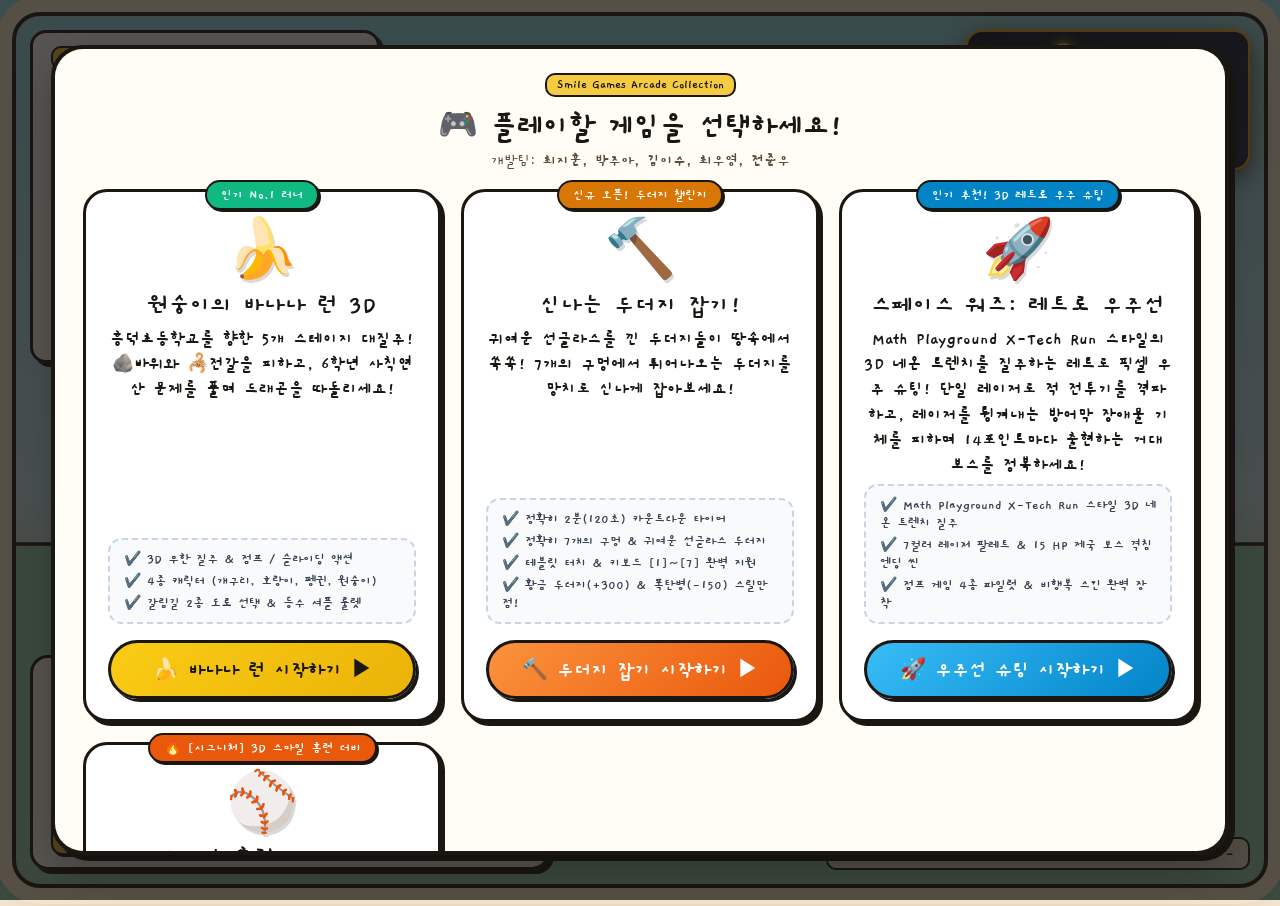
<file: index.html>
<!DOCTYPE html>
<html lang="ko">
<head>
    <meta charset="UTF-8">
    <meta name="viewport" content="width=device-width, initial-scale=1.0">
    <title>smile games.com</title>
    <link rel="stylesheet" href="style.css">
</head>
<body>
    <!-- 빈티지 코믹북 종이 액자 프레임 -->
    <div class="comic-frame"></div>

    <!-- 상단 피너츠 구름 말풍선 (바나나 런 인게임 전용) -->
    <div class="peanuts-speech-bubble" style="display: none;">
        <p id="bubble-en">HEHE! STOLE THE GOLDEN BANANA FROM HEUNGDEOK ELEMENTARY SCHOOL!</p>
        <div class="sub-ko" id="bubble-ko">"헤헤! 흥덕초등학교에서 드래곤의 황금 바나나를 뺏어서 도망가자!"</div>
        <div class="bubble-dot-1"></div>
        <div class="bubble-dot-2"></div>
    </div>

    <!-- 메인 게임 캔버스 (바나나 런) -->
    <div id="canvas-container">
        <canvas id="game-canvas"></canvas>
    </div>

    <!-- 🔨 7구멍 두더지 잡기 게임 컨테이너 -->
    <div id="mole-game-container" class="mole-container" style="display: none;">
        <!-- 상단 전용 스코어보드 -->
        <div class="mole-scoreboard-box">
            <div class="mole-scoreboard-top">
                <span class="mole-tag">🔨 smile games.com ARCADE</span>
                <div class="mole-ctrl-btns">
                    <button type="button" class="mole-btn" id="btn-mole-restart">🔄 2분 다시 시작</button>
                    <button type="button" class="mole-btn mole-btn-hub" id="btn-mole-hub">🎮 게임 선택</button>
                </div>
            </div>
            <h2 class="mole-title">🔨 신나는 두더지 잡기!</h2>
            
            <div class="mole-stats-grid">
                <div class="mole-stat-card timer-card">
                    <span class="stat-label">⏱️ 남은 시간 (2분)</span>
                    <span class="stat-value" id="mole-time">02:00</span>
                </div>
                <div class="mole-stat-card score-card">
                    <span class="stat-label">🪙 현재 점수</span>
                    <span class="stat-value" id="mole-score">0</span>
                </div>
                <div class="mole-stat-card combo-card">
                    <span class="stat-label">🔥 연속 콤보</span>
                    <span class="stat-value" id="mole-combo">0 COMBO</span>
                </div>
                <div class="mole-stat-card acc-card">
                    <span class="stat-label">🎯 적중률</span>
                    <span class="stat-value" id="mole-accuracy">100% (0/0)</span>
                </div>
                <div class="mole-stat-card best-card">
                    <span class="stat-label">🏆 역대 최고 기록</span>
                    <span class="stat-value" id="mole-best-score">8,600점 (최지훈)</span>
                </div>
            </div>

            <div class="mole-guide-banner">
                📱 <strong>테블릿 터치:</strong> 구멍 터치 즉시 강타! &nbsp;|&nbsp; ⌨️ <strong>키보드:</strong> <strong>[ 1 ] ~ [ 7 ]</strong> &nbsp;|&nbsp; ⚠️ <strong>빈 구멍 헛스윙 시 -30점 감점!</strong> (💣 폭탄 -150점 / 💎 다이아 +500점)
            </div>
        </div>

        <!-- 3D 정원 풍경 및 햇살 배경 레이어 -->
        <div class="mole-bg-scenery">
            <div class="mole-bg-sunbeams"></div>
            <div class="mole-bg-hills"></div>
        </div>

        <!-- 7개 구멍 필드 (상단 3개: 1~3, 하단 4개: 4~7) -->
        <div class="mole-playfield">
            <div class="mole-grid-row" id="mole-grid-top"></div>
            <div class="mole-grid-row" id="mole-grid-bottom"></div>
        </div>

        <!-- 디럭스 3D 아케이드 황금 별 망치 -->
        <div class="mole-hammer" id="mole-hammer">
            <div class="hammer-head">
                <div class="hammer-star-badge">⭐</div>
                <div class="hammer-ring left"></div>
                <div class="hammer-ring right"></div>
            </div>
            <div class="hammer-handle">
                <div class="hammer-grip"></div>
            </div>
        </div>
    </div>

    <!-- 🚀 3. 스페이스 워즈 (Space Wars: Retro 3D Shooter) 컨테이너 -->
    <div id="space-game-container" class="space-container" style="display: none;">
        <canvas id="space-canvas"></canvas>

        <!-- 상단 레트로 HUD 헤더 -->
        <div class="space-hud-box">
            <div class="space-hud-top">
                <span class="space-tag">🚀 SMILE GAMES × RETRO SPACE WARS</span>
                <div class="space-ctrl-btns">
                    <button type="button" class="space-btn space-btn-pilot" id="btn-space-pilot">🧑‍🚀 <span id="space-hud-pilot-name">🐸 개구리 대위</span></button>
                    <button type="button" class="space-btn space-btn-laser" id="btn-space-laser">⚡ <span id="space-hud-laser-name">🔴 스타워즈 레드</span></button>
                    <button type="button" class="space-btn" id="btn-space-restart">🔄 다시 시작</button>
                    <button type="button" class="space-btn space-btn-hub" id="btn-space-hub">🎮 게임 선택</button>
                </div>
            </div>

            <div class="space-stats-grid">
                <!-- 🎯 적기 격추 스코어 (1기당 1포인트) -->
                <div class="space-stat-card score-card">
                    <span class="stat-label">🎯 적기 격추 포인트</span>
                    <span class="stat-value"><span id="space-score">0</span> <small style="font-size:16px;">PTS</small></span>
                </div>

                <!-- ❤️ 우주선 실드/체력 게이지 -->
                <div class="space-stat-card hp-card">
                    <span class="stat-label" id="space-hp-label">❤️ 실드 100 / 100</span>
                    <div class="space-hp-bar">
                        <div class="space-hp-fill" id="space-hp-bar-fill" style="width: 100%;"></div>
                    </div>
                </div>

                <!-- 👾 보스 출현 목표 카운트 (14포인트마다!) -->
                <div class="space-stat-card boss-prog-card">
                    <span class="stat-label">👾 보스 워프 현황</span>
                    <span class="stat-value-sub" id="space-boss-prog">보스 출현까지: 앞으로 14기 격추</span>
                </div>

                <!-- 🏆 역대 최고 기록 -->
                <div class="space-stat-card best-card">
                    <span class="stat-label">🏆 최고 기록</span>
                    <span class="stat-value-sub" id="space-best-score">42점 (최지훈)</span>
                </div>
            </div>

            <!-- 거대 보스 출현 시 상단에 등장하는 대형 보스 체력바 -->
            <div class="space-boss-bar-wrap" id="space-boss-bar-wrap" style="display: none;">
                <div class="space-boss-label" id="space-boss-label">👾 제국 전함 보스 HP: 15 / 15</div>
                <div class="space-boss-bar-track">
                    <div class="space-boss-bar-fill" id="space-boss-bar-fill" style="width: 100%;"></div>
                </div>
            </div>
        </div>

        <!-- 태블릿 / 모바일 전용 터치 조작 인터페이스 -->
        <div class="space-touch-controls">
            <!-- 좌측 터치 스티어링 존 -->
            <div class="space-touch-zone" id="space-touch-zone"></div>

            <!-- 우측 대형 레이저 발사 버튼 -->
            <div class="space-fire-btn-wrap">
                <button type="button" class="space-fire-btn" id="btn-space-fire">
                    <span class="fire-icon">⚡</span>
                    <span class="fire-text">FIRE</span>
                </button>
            </div>
        </div>
    </div>

    <!-- ⚾ 4. MLB 26 스타일 스마일 프로야구 3D (Smile MLB 26 Pro Baseball) 컨테이너 -->
    <div id="baseball-game-container" class="baseball-container" style="display: none;">
        <canvas id="baseball-canvas"></canvas>

        <!-- 📺 [컴프야 2026 Broadcast Bug] KBO 중계 스타일 미니 스코어보드 & 다이아몬드 베이스 (좌측 상단) -->
        <div class="mlb-broadcast-bug" id="mlb-broadcast-bug">
            <div class="bug-main">
                <span class="bug-league-tag">⚾ 컴프야 2026</span>
                <span class="bug-inning" id="mlb-bug-inning">▲ 1회초</span>
                <div class="bug-score-box">
                    <span class="bug-team-tag bug-home" id="mlb-bug-p1-tag">나</span>
                    <span class="bug-score" id="mlb-bug-p1-score">0</span>
                    <span class="bug-divider">-</span>
                    <span class="bug-score" id="mlb-bug-p2-score">0</span>
                    <span class="bug-team-tag bug-away" id="mlb-bug-p2-tag">라이벌</span>
                </div>
                <!-- BSO 라이트 카운트 -->
                <div class="bug-bso-box">
                    <span class="bso-indicator">B <strong id="mlb-bso-b" style="color:#60a5fa;">●●○</strong></span>
                    <span class="bso-indicator">S <strong id="mlb-bso-s" style="color:#facc15;">●○</strong></span>
                    <span class="bso-indicator">O <strong id="mlb-bso-o" style="color:#ef4444;">●○</strong></span>
                </div>
                <!-- 3D 다이아몬드 베이스 주자 점등기 (1루, 2루, 3루) -->
                <div class="bug-diamond-bases" title="주자 상황">
                    <div class="base-diamond second-base" id="mlb-base-2"></div>
                    <div class="base-diamond third-base" id="mlb-base-3"></div>
                    <div class="base-diamond first-base" id="mlb-base-1"></div>
                </div>
            </div>

            <!-- 미니 매치업 바 (선수명 & 역할) -->
            <div class="bug-sub-matchup" id="mlb-bug-sub">
                <span id="mlb-bug-role-text">⚾ 나의 역할: [타자]</span> &nbsp;|&nbsp;
                <span id="mlb-bug-matchup-text">🐯 호걸이 vs 🐵 원숭이</span>
            </div>

            <!-- 🏏 타순 및 현재 타자 특징 배지 (1~4번 타선) -->
            <div class="bug-batter-lineup-info" id="mlb-bug-lineup-info">
                <span class="lineup-order-badge" id="mlb-lineup-badge">4번 타자</span>
                <span class="lineup-player-name" id="mlb-lineup-name">🐯 호걸이</span>
                <span class="lineup-perk-badge" id="mlb-lineup-perk">💥 거포 (파워 99)</span>
            </div>
        </div>

        <!-- ⚡ [MLB 26 Radar Gun] 실시간 투구 구속 & 구종 전광판 팝업 -->
        <div class="mlb-radar-popup" id="mlb-radar-popup" style="display:none;">
            <div class="radar-speed" id="mlb-radar-speed">150 KM/H</div>
            <div class="radar-pitch-name" id="mlb-radar-pitch">4-SEAM FASTBALL</div>
        </div>

        <!-- 🎯 [MLB Pitch Tracker & Zone Overlay] 투수/타자 실시간 스트라이크 존 판정 박스 -->
        <div class="mlb-pitch-tracker-card" id="mlb-pitch-tracker" style="display:none;">
            <div class="tracker-header">
                <span id="mlb-tracker-call-badge" class="tracker-call-badge strike">⚡ STRIKE</span>
                <span id="mlb-tracker-speed" class="tracker-speed-text">150 KM/H</span>
            </div>
            <div class="tracker-grid-wrap">
                <div class="tracker-zone-box">
                    <div class="tracker-cell"></div><div class="tracker-cell"></div><div class="tracker-cell"></div>
                    <div class="tracker-cell"></div><div class="tracker-cell"></div><div class="tracker-cell"></div>
                    <div class="tracker-cell"></div><div class="tracker-cell"></div><div class="tracker-cell"></div>
                    <div class="tracker-ball-dot" id="mlb-tracker-dot"></div>
                </div>
            </div>
            <div class="tracker-sub-info" id="mlb-tracker-desc">4-SEAM 직구 • 스트라이크 존 공략</div>
        </div>

        <!-- 🎮 상단 우측 미니 제어 버튼들 (화면을 가리지 않는 컴팩트 바) -->
        <div class="mlb-quick-controls">
            <button type="button" class="mlb-ctrl-btn mlb-btn-difficulty normal" id="btn-baseball-difficulty" title="난이도 조절">🔥 보통 (표준)</button>
            <button type="button" class="mlb-ctrl-btn" id="btn-baseball-role-toggle" title="투수/타자 역할 변경">🔄 역할 변경</button>
            <button type="button" class="mlb-ctrl-btn" id="btn-baseball-match-modal" title="온라인 매칭 룸">🌐 서버 매칭</button>
            <button type="button" class="mlb-ctrl-btn" id="btn-baseball-restart" title="경기 다시시작">🔄 재경기</button>
            <button type="button" class="mlb-ctrl-btn mlb-btn-hub" id="btn-baseball-hub" title="게임 선택 허브">🎮 허브</button>
        </div>

        <!-- ⚾ [투수 전용 조작부] 컴투스 프로야구 스타일 하단 구종 선택 바 & 투구 버튼 -->
        <div class="mlb-pitcher-bar" id="mlb-pitcher-bar" style="display:none;">
            <div class="pitcher-types-row">
                <span class="pitcher-bar-label">⚾ 구종 [1~5 / 클릭]:</span>
                <button type="button" class="mlb-pitch-btn active" data-pitch="fastball">[ 1 ] ⚡ 직구</button>
                <button type="button" class="mlb-pitch-btn" data-pitch="curve">[ 2 ] 🌀 커브</button>
                <button type="button" class="mlb-pitch-btn" data-pitch="slider">[ 3 ] 🌪️ 슬라이더</button>
                <button type="button" class="mlb-pitch-btn changeup" data-pitch="changeup">[ 4 ] 🐢 체인지업</button>
                <button type="button" class="mlb-pitch-btn knuckleball" data-pitch="knuckleball">[ 5 ] 🔮 너클볼</button>
                <button type="button" class="mlb-throw-btn" id="btn-pitch-throw">⚾ 지금 투구 (Space/F)</button>
            </div>
        </div>

        <!-- 🏏 [타자 전용 조작부] 하단 우측 풀스윙 & 번트 & 도루 & 3대 작전(스퀴즈/히트앤런/런앤히트) 컨트롤 콘솔 -->
        <div class="mlb-batter-bar" id="mlb-batter-bar" style="display:none;">
            <button type="button" class="mlb-swing-action-btn" id="btn-baseball-swing">
                <span class="swing-hero-icon">🏏</span>
                <span class="swing-hero-title">SWING!</span>
                <span class="swing-hero-key">[Enter / 클릭]</span>
            </button>
            <button type="button" class="mlb-swing-action-btn mlb-bunt-action-btn" id="btn-baseball-bunt" title="번트 자세 토글 (B 키, 60% 성공)">
                <span class="swing-hero-icon">🪵</span>
                <span class="swing-hero-title">BUNT (60%)</span>
                <span class="swing-hero-key">[B 키 / 번트]</span>
            </button>
            <button type="button" class="mlb-swing-action-btn mlb-steal-action-btn" id="btn-baseball-steal" title="루상 주자 도루 시도 (S 키: 1루 50%, 2루 30%, 홈스틸 5%)">
                <span class="swing-hero-icon">🏃</span>
                <span class="swing-hero-title">STEAL</span>
                <span class="swing-hero-key">[S 키 / 도루]</span>
            </button>
            <button type="button" class="mlb-swing-action-btn mlb-squeeze-action-btn" id="btn-baseball-squeeze" title="스퀴즈 번트 (Q 키: 3루 주자 결사 홈 쇄도 100% 득점 & 타자 50% 세이프)">
                <span class="swing-hero-icon">🎯</span>
                <span class="swing-hero-title">SQUEEZE</span>
                <span class="swing-hero-key">[Q 키 / 스퀴즈]</span>
            </button>
            <button type="button" class="mlb-swing-action-btn mlb-hitrun-action-btn" id="btn-baseball-hitrun" title="히트 앤드 런 (H 키: 주자 사전 스타트 + 강타 타격, 병살타 100% 방지)">
                <span class="swing-hero-icon">⚡</span>
                <span class="swing-hero-title">HIT & RUN</span>
                <span class="swing-hero-key">[H 키 / 히트앤런]</span>
            </button>
            <button type="button" class="mlb-swing-action-btn mlb-runhit-action-btn" id="btn-baseball-runhit" title="런 앤드 히트 (R 키: 주자 스타트 + 스트라이크만 타격 / 볼이면 도루 세이프)">
                <span class="swing-hero-icon">🌪️</span>
                <span class="swing-hero-title">RUN & HIT</span>
                <span class="swing-hero-key">[R 키 / 런앤히트]</span>
            </button>
        </div>

        <!-- 🎯 하단 미니 조작 가이드 팁 -->
        <div class="mlb-mini-tip" id="mlb-mini-tip">
            ⚾ <strong>조작 팁:</strong> 타자 [Enter 타격 | B 번트 | S 도루 | Q 스퀴즈 | H 히트앤런 | R 런앤히트] | 투수 [터치·WASD 조준 + 1~5 구종 + Space 투구]
        </div>
    </div>

    <!-- UI 오버레이 -->
    <div class="ui-overlay">
        <!-- 좌측 상단 Smile Games 헤더 & 실시간 HUD -->
        <header class="header-box">
            <div class="header-top-row">
                <span class="company-tag">Smile Games Official</span>
                <button class="bgm-btn" id="btn-bgm">🎵 BGM ON</button>
            </div>
            <h1 class="game-title">🍌 원숭이의 바나나 런 3D</h1>
            <p class="team-list">
                <strong>개발팀:</strong> 최지훈, 박주아, 김이수, 최우영, 전준우
            </p>
            <div class="hud-stats">
                <div class="hud-row" style="background:#fff3b0; padding:3px 8px; border-radius:8px; border:2px solid #1a1612; margin-bottom:4px;">
                    <span id="stage-badge" style="color:#1a1612; font-size:17px;">🌲 1단계: 동물들의 숲</span>
                    <span id="shield-status" style="color:#0077b6; font-size:15px;"></span>
                </div>
                <div class="hud-row">
                    <span>🏃 도전자: <strong id="hud-player-name" style="color:#d64531;">플레이어</strong></span>
                    <span>🧮 사칙연산: <span id="math-solved-val">0</span>/10</span>
                </div>
                <div class="hud-row" style="background:#e0f2fe; padding:4px 8px; border-radius:10px; border:2px solid #1a1612; margin-bottom:4px; font-weight:700;">
                    <span id="hud-road-badge" style="color:#0369a1; font-size:15px;">🛣️ 1번: 안정적인 도로 (1.0x)</span>
                    <span id="hud-survival-time" style="color:#0f766e; font-size:15px;">⏱️ 00:00 (+0점)</span>
                </div>
                <div class="hud-row">
                    <span style="color:#b53421;">🪙 점수: <span id="score-val">0</span></span>
                    <span style="font-size:15px; color:#5c4938;">🏆 1위: <span id="best-score-val">0</span></span>
                </div>
                <!-- 캐릭터 HP 게이지 바 (체력 100 기준 명확한 표시 / 기물 충돌 -25 / 문제 정답 시 +20 회복) -->
                <div class="hp-bar-wrap" style="height:28px; border:3px solid #1a1612;">
                    <div class="hp-bar-fill" id="hp-bar-fill"></div>
                    <div class="hp-bar-ticks">
                        <div class="hp-tick"></div>
                        <div class="hp-tick"></div>
                        <div class="hp-tick"></div>
                    </div>
                    <div class="hp-bar-label" id="hp-bar-label" style="font-size:16px; font-weight:900; letter-spacing:0.3px;">❤️ HP 100 / 100 (기물 충돌 -25)</div>
                </div>
                <!-- 드래곤 추격 거리 바 -->
                <div class="dragon-meter">
                    <div class="dragon-meter-fill" id="dragon-meter-fill"></div>
                    <div class="dragon-meter-label" id="dragon-meter-label">🐉 드래곤과 거리 75m</div>
                </div>
            </div>
        </header>

        <!-- 우측 상단 컴프야 2026 LIVE 배지 & 랭킹 보기 카드 -->
        <div class="concept-badge com2us-badge">
            <div class="com2us-badge-header">
                <span class="com2us-badge-icon">⚾</span>
                <span class="com2us-badge-title">컴프야 2026</span>
            </div>
            <span class="com2us-badge-sub">KBO 프로야구 실시간 매치</span>
            <button class="rank-open-btn" id="btn-open-rank">🏆 랭킹 & 이름변경</button>
            <button class="rank-open-btn" id="btn-switch-hub" style="background:#ffd166; margin-top:4px;">🎮 게임 선택 허브</button>
        </div>

        <!-- 하단 컨트롤 바 & 서명 -->
        <div class="bottom-bar">
            <div class="controls-card">
                <h3>🎮 아이템: 🔫레이저총(4초 레인파괴) / 🚀슈퍼점프(2.5초) / 👑손오공(체력UP) / 🛡️방패(1.8초)</h3>
                <div class="key-guide">
                    <div class="key-item"><span class="badge">← / → (1~5)</span> <span>5개 레인 이동 / 레이저 조준</span></div>
                    <div class="key-item"><span class="badge">↑ / Space</span> <span>즉각 점프 / 🚛트럭·경사로 등반</span></div>
                    <div class="key-item"><span class="badge">↓ / S</span> <span>즉각 슬라이딩 (공중 급강하)</span></div>
                    <div class="key-item"><span class="badge">L 키</span> <span>뒤돌아보기</span></div>
                </div>
                <div class="btn-group">
                    <button class="btn" id="btn-left">◀ 좌측</button>
                    <button class="btn btn-jump" id="btn-jump">▲ 점프</button>
                    <button class="btn btn-slide" id="btn-slide">▼ 슬라이드</button>
                    <button class="btn" id="btn-right">우측 ▶</button>
                    <button class="btn btn-look" id="btn-look">👀 돌아보기</button>
                </div>
            </div>

            <div class="peanuts-signature">- COM2US PRO BASEBALL × SMILE GAMES -</div>
        </div>
    </div>

    <!-- 🛣️ 게임 시작 갈림길 도로 선택 오버레이 (키 1 또는 2) -->
    <div class="modal-backdrop" id="road-choice-overlay">
        <div class="modal-card road-choice-modal">
            <div class="road-modal-tag">🛣️ 흥덕초등학교 등굣길 갈림길 도로 선택 🛣️</div>
            <h2 style="font-size:29px; color:#d64531; margin:8px 0 4px;">어느 도로로 달릴까요?</h2>
            <p style="font-size:16px; color:#5c4938; margin-bottom:12px;">
                키보드 <strong>[ 1 ]</strong> 또는 <strong>[ 2 ]</strong> 키를 누르거나, 원하는 도로 카드를 직접 클릭하세요!<br>
                <strong style="color:#0f766e; background:#e6f4ea; padding:3px 10px; border-radius:12px; display:inline-block; margin-top:4px;">
                    🐉 도로 선택 중에는 드래곤이 공격하지 않고 안전 거리를 유지합니다! 🛡️
                </strong>
            </p>

            <div class="road-cards-container">
                <!-- 1번 도로 -->
                <button type="button" class="road-card road-card-1" id="btn-road-1">
                    <div class="road-key-badge">키: [ 1 ]</div>
                    <div class="road-card-emoji">🛡️</div>
                    <div class="road-card-name">1번 도로: 안정적인 도로</div>
                    <div class="road-card-badge-safe">초보자 추천 · 안정적 주행</div>
                    <ul class="road-card-perks">
                        <li>✔️ 기본 주행 속도 (1.0x 표준)</li>
                        <li>✔️ 안정적인 장애물 & 여유로운 주행</li>
                        <li>✔️ 표준 점수 & 시간 점수 (초당 +10점)</li>
                    </ul>
                    <div class="road-card-action">1번 도로 선택 (1 누르기) ▶</div>
                </button>

                <!-- 2번 도로 -->
                <button type="button" class="road-card road-card-2" id="btn-road-2">
                    <div class="road-key-badge danger">키: [ 2 ]</div>
                    <div class="road-card-emoji">⚡</div>
                    <div class="road-card-name">2번 도로: 위험하지만 보상이 강한 도로</div>
                    <div class="road-card-badge-highrisk">고득점 랭커 도전 · 익스트림 질주</div>
                    <ul class="road-card-perks">
                        <li>🔥 주행 속도 +50% 초고속 부스트 (1.50x)</li>
                        <li>⚠️ <strong>장애물 출현 빈도 +20% 대폭 증가!</strong></li>
                        <li>🏆 <strong>모든 획득 포인트 2배 (x2) 대박!!</strong></li>
                        <li>⏱️ 시간 점수도 2배 (초당 +20점)!!</li>
                    </ul>
                    <div class="road-card-action danger">2번 도로 선택 (2 누르기) ▶</div>
                </button>
            </div>
        </div>
    </div>

    <!-- 🎮 0. 게임 선택 허브 모달 (바나나 게임 vs 두더지 게임) -->
    <div class="modal-backdrop active" id="hub-modal">
        <div class="modal-card hub-modal-card">
            <span class="company-tag" style="margin-bottom:8px;">Smile Games Arcade Collection</span>
            <h2 style="font-size:32px; color:#1a1612; margin-bottom:4px;">🎮 플레이할 게임을 선택하세요!</h2>
            <p style="font-size:16px; color:#5c4938; margin-bottom:18px;">
                개발팀: <strong>최지훈, 박주아, 김이수, 최우영, 전준우</strong>
            </p>

            <div class="hub-cards-container">
                <!-- 1. 바나나 게임 카드 -->
                <div class="hub-game-card hub-card-banana" id="hub-select-banana">
                    <div class="hub-card-badge">인기 No.1 러너</div>
                    <div class="hub-card-icon">🍌</div>
                    <h3 class="hub-card-title">원숭이의 바나나 런 3D</h3>
                    <p class="hub-card-desc">
                        흥덕초등학교를 향한 5개 스테이지 대질주! 🪨바위와 🦂전갈을 피하고, 6학년 사칙연산 문제를 풀며 드래곤을 따돌리세요!
                    </p>
                    <ul class="hub-card-features">
                        <li>✔️ 3D 무한 질주 & 점프 / 슬라이딩 액션</li>
                        <li>✔️ 4종 캐릭터 (개구리, 호랑이, 펭귄, 원숭이)</li>
                        <li>✔️ 갈림길 2종 도로 선택 & 등수 셔플 룰렛</li>
                    </ul>
                    <button type="button" class="hub-card-play-btn hub-btn-banana">🍌 바나나 런 시작하기 ▶</button>
                </div>

                <!-- 2. 두더지 게임 카드 -->
                <div class="hub-game-card hub-card-mole" id="hub-select-mole">
                    <div class="hub-card-badge mole-badge">신규 오픈! 두더지 챌린지</div>
                    <div class="hub-card-icon">🔨</div>
                    <h3 class="hub-card-title">신나는 두더지 잡기!</h3>
                    <p class="hub-card-desc">
                        귀여운 선글라스를 낀 두더지들이 땅속에서 쏙쏙! 7개의 구멍에서 튀어나오는 두더지를 망치로 신나게 잡아보세요!
                    </p>
                    <ul class="hub-card-features">
                        <li>✔️ 정확히 2분(120초) 카운트다운 타이머</li>
                        <li>✔️ 정확히 7개의 구멍 & 귀여운 선글라스 두더지</li>
                        <li>✔️ 테블릿 터치 & 키보드 [1]~[7] 완벽 지원</li>
                        <li>✔️ 황금 두더지(+300) & 폭탄병(-150) 스릴만점!</li>
                    </ul>
                    <button type="button" class="hub-card-play-btn hub-btn-mole">🔨 두더지 잡기 시작하기 ▶</button>
                </div>

                <!-- 3. 스페이스 워즈 (3D 레트로 우주선 슈팅) 카드 -->
                <div class="hub-game-card hub-card-space" id="hub-select-space">
                    <div class="hub-card-badge space-badge">인기 추천! 3D 레트로 우주 슈팅</div>
                    <div class="hub-card-icon">🚀</div>
                    <h3 class="hub-card-title">스페이스 워즈: 레트로 우주선</h3>
                    <p class="hub-card-desc">
                        Math Playground X-Tech Run 스타일의 3D 네온 트렌치를 질주하는 레트로 픽셀 우주 슈팅! 단일 레이저로 적 전투기를 격파하고, 레이저를 튕겨내는 방어막 장애물 기체를 피하며 14포인트마다 출현하는 거대 보스를 정복하세요!
                    </p>
                    <ul class="hub-card-features">
                        <li>✔️ Math Playground X-Tech Run 스타일 3D 네온 트렌치 질주</li>
                        <li>✔️ 7컬러 레이저 팔레트 & 15 HP 제국 보스 격침 엔딩 씬</li>
                        <li>✔️ 점프 게임 4종 파일럿 & 비행복 스킨 완벽 장착</li>
                    </ul>
                    <button type="button" class="hub-card-play-btn hub-btn-space">🚀 우주선 슈팅 시작하기 ▶</button>
                </div>

                <!-- 4. 스마일 홈런 더비 3D 카드 -->
                <div class="hub-game-card hub-card-baseball" id="hub-select-baseball">
                    <div class="hub-card-badge baseball-badge">🔥 [시그니처] 3D 스마일 홈런 더비</div>
                    <div class="hub-card-icon">⚾</div>
                    <h3 class="hub-card-title">스마일 홈런 더비 3D</h3>
                    <p class="hub-card-desc">
                        천연 잔디 다이아몬드 야구장에서 펼쳐지는 초실감 3D 야구 대작전! 155km/h 불꽃 직구, 5대 마구, 묵직한 타격감과 호쾌한 장외 홈런을 터뜨려보세요!
                    </p>
                    <ul class="hub-card-features">
                        <li>✔️ [선수 라인업] 🐯KIA 호걸이(OVR 99), 🐵손오공(OVR 96), 🐸개구리, 🐧펭귄</li>
                        <li>✔️ 컴팩트 3D 과녁 & 5대 마구 (직구·커브·슬라이더·체인지업·너클볼)</li>
                        <li>✔️ 60% 성공률의 기습 번트 & 스릴 넘치는 도루 시스템(1루 50%, 2루 30%, 홈 5%)</li>
                        <li>✔️ 1:1 투타 맞대결 (타자 모드 / 투수 모드 원클릭 전환 & 실시간 서버 대전)</li>
                    </ul>
                    <button type="button" class="hub-card-play-btn hub-btn-baseball">⚾ 홈런 더비 시작하기 ▶</button>
                </div>
            </div>
        </div>
    </div>

    <!-- 1. 시작 화면: 바나나 런 플레이어 이름 입력 & 명예의 전당 랭킹 모달 -->
    <div class="modal-backdrop" id="start-modal">
        <div class="modal-card">
            <span class="company-tag" style="margin-bottom:8px;">Smile Games Presents</span>
            <h2>🍌 원숭이의 바나나 런</h2>
            <p style="font-size:16px; color:#5c4938;">
                개발자: <strong>최지훈, 박주아, 김이수, 최우영, 전준우</strong>
            </p>
            <p style="margin-top:6px; font-size:15px; color:#2a9d8f; font-weight:700;">
                🌲1단계:숲 ➔ 🏜️2단계:사막 ➔ 🍍3단계:해저 ➔ 🌃4단계:도시 ➔ ⚡5단계:글리치 보이드 ➔ 🏫흥덕초등학교 도착!
            </p>

            <!-- 🐾 캐릭터 선택 (개구리, 호랑이, 펭귄, 원숭이) -->
            <div class="selection-box">
                <div class="selection-title">🐾 러너 캐릭터 선택</div>
                <div class="char-selector" id="char-selector">
                    <button type="button" class="select-btn active" data-char="frog">
                        <span class="btn-emoji">🐸</span>
                        <span class="btn-text">개구리</span>
                    </button>
                    <button type="button" class="select-btn" data-char="tiger">
                        <span class="btn-emoji">🐯</span>
                        <span class="btn-text">호랑이</span>
                    </button>
                    <button type="button" class="select-btn" data-char="penguin">
                        <span class="btn-emoji">🐧</span>
                        <span class="btn-text">펭귄</span>
                    </button>
                    <button type="button" class="select-btn" data-char="monkey">
                        <span class="btn-emoji">🐵</span>
                        <span class="btn-text">원숭이</span>
                    </button>
                </div>
            </div>

            <!-- 👔 특별 의상 선택 (신사복, 산타 복장) -->
            <div class="selection-box">
                <div class="selection-title">👔 특별 의상 선택</div>
                <div class="costume-selector" id="costume-selector">
                    <button type="button" class="select-btn active" data-costume="gentleman">
                        <span class="btn-emoji">🎩</span>
                        <span class="btn-text">신사복</span>
                    </button>
                    <button type="button" class="select-btn" data-costume="santa">
                        <span class="btn-emoji">🎅</span>
                        <span class="btn-text">산타 복장</span>
                    </button>
                    <button type="button" class="select-btn" data-costume="none">
                        <span class="btn-emoji">👕</span>
                        <span class="btn-text">기본 캐주얼</span>
                    </button>
                </div>
            </div>

            <div class="name-input-group">
                <input type="text" id="player-name-input" class="name-input" placeholder="6학년 도전자 이름 입력" maxlength="12" />
                <button class="start-btn" id="btn-start-game">🚀 출발!</button>
                <button type="button" class="start-btn" id="btn-back-to-hub" style="background:#e0e1dd; font-size:18px; padding:10px 16px;">🎮 게임 선택</button>
            </div>

            <div class="ranking-box">
                <h3>🏆 Smile Games 명예의 전당 (Top 10)</h3>
                <ul class="ranking-list" id="start-ranking-list"></ul>
            </div>
        </div>
    </div>

    <!-- 2. 게임 오버 / 학교 도착 클리어 & 랭킹 결과 모달 (바나나 런) -->
    <div class="modal-backdrop" id="gameover-modal">
        <div class="modal-card">
            <h2 id="gameover-title">🐉 게임 오버!</h2>
            <p id="gameover-reason">장애물에 3번 부딪혀 캐릭터 체력(HP)이 모두 소진되었어요!</p>
            <p style="margin-top:8px; font-weight:700; font-size:24px; color:#b53421;">
                <span id="final-player-name">플레이어</span>님의 점수: <span id="final-score">0</span>점
            </p>
            <p style="font-size:18px; color:#2a9d8f; font-weight:700;">
                풀어낸 6학년 문제: <span id="final-math">0</span>개
            </p>

            <!-- 🎰 실시간 등수 셔플 룰렛 & 세리머니 박스 -->
            <div class="rank-roulette-container" id="rank-roulette-container">
                <div class="roulette-header" id="roulette-header">🎲 실시간 공식 랭킹 산출 중...</div>
                <div class="roulette-display" id="roulette-display">
                    <span class="roulette-num" id="roulette-num">???위</span>
                </div>
                <div class="roulette-badge" id="roulette-dance-badge">🎵 댄스 준비 중...</div>
            </div>

            <!-- 🐱 OIIA OIIA CAT (올라 캣) 360° 캔버스 실시간 스피닝 밈 스테이지 -->
            <div class="oiia-cat-container">
                <div class="oiia-cat-header">
                    <span class="oiia-badge">🐱 OIIA OIIA CAT (올라 캣)</span>
                    <span class="oiia-desc">🎵 360° 캔버스 실시간 무한 회전 밈!</span>
                    <span class="oiia-sound-tag" id="oiia-sound-tag">🔊 OIIA BGM ON</span>
                </div>
                <div class="oiia-canvas-box">
                    <canvas id="oiia-cat-canvas" width="480" height="270"></canvas>
                    <div class="oiia-bubble-text" id="oiia-bubble-text">OIIA OIIA!</div>
                </div>
                <!-- 🕺 올라 캣 전용 1000 RPM 초광속 회전 컨트롤 -->
                <div class="oiia-ctrl-bar">
                    <button type="button" class="oiia-btn oiia-speed-btn" id="btn-oiia-speed">⚡ 1000 RPM 초광속 스핀 ON/OFF</button>
                </div>
            </div>

            <div class="ranking-box">
                <h3>🏆 실시간 랭킹 보드</h3>
                <ul class="ranking-list" id="gameover-ranking-list"></ul>
            </div>

            <div style="display:flex; gap:10px; justify-content:center; margin-top:16px; flex-wrap:wrap;">
                <button class="restart-btn" id="btn-restart">🍌 다시 도전하기! (Enter)</button>
                <button class="restart-btn" id="btn-change-name" style="background:#90e0ef;">✏️ 이름 바꾸기</button>
                <button class="restart-btn" id="btn-gameover-hub" style="background:#ffd166;">🎮 게임 선택</button>
            </div>
        </div>
    </div>

    <!-- 🔨 3. 두더지 게임 타임오버 / 게임 오버 모달 -->
    <div class="modal-backdrop" id="mole-gameover-modal">
        <div class="modal-card mole-gameover-card">
            <span class="company-tag">⏰ 2분 타임 업! (TIME UP!)</span>
            <h2 style="font-size:30px; margin-top:4px;">🔨 두더지 잡기 완료!</h2>
            <p style="font-size:16px; color:#5c4938; margin-bottom:8px;">
                2분 동안 두더지들을 신나게 잡으셨습니다!
            </p>
            <div class="mole-result-banner">
                <div class="result-score-main">최종 점수: <span id="mole-final-score" style="color:#d64531; font-weight:900;">0점</span></div>
                <div class="result-sub-stats">
                    <div>🔥 최대 콤보: <strong id="mole-final-combo">0 연속</strong></div>
                    <div>🎯 적중률: <strong id="mole-final-accuracy">0%</strong></div>
                    <div>🐾 잡은 기록: <strong id="mole-final-caught">0마리</strong></div>
                </div>
            </div>

            <div class="ranking-box">
                <h3>🏆 두더지 잡기 명예의 전당 (Top 10)</h3>
                <ul class="ranking-list" id="mole-gameover-ranking-list"></ul>
            </div>

            <div style="display:flex; gap:10px; justify-content:center; margin-top:16px; flex-wrap:wrap;">
                <button class="restart-btn" id="btn-mole-gameover-restart">🔨 2분 다시 도전하기</button>
                <button class="restart-btn" id="btn-mole-gameover-run" style="background:#bde0fe;">🍌 바나나 런 하러 가기</button>
                <button class="restart-btn" id="btn-mole-gameover-hub" style="background:#ffd166;">🎮 게임 선택 허브</button>
            </div>
        </div>
    </div>

    <!-- 🧑‍🚀 4. 스페이스 워즈 파일럿 & 스킨 선택 모달 -->
    <div class="modal-backdrop" id="space-pilot-modal">
        <div class="modal-card space-pilot-card">
            <span class="company-tag" style="background:#0284c7; color:#ffffff;">🚀 STAR WARS PILOT HANGAR</span>
            <h2 style="font-size:28px; margin-top:4px; color:#38bdf8;">🧑‍🚀 은하계 반란군 파일럿 선택</h2>
            <p style="font-size:15px; color:#94a3b8; margin-bottom:10px;">
                점프 게임의 영웅들이 반란군 에이스 파일럿으로 참전합니다! 파일럿과 전용 비행복 스킨을 골라보세요.
            </p>

            <!-- 🐾 1. 파일럿 캐릭터 선택 (점프 게임 4종 캐릭터) -->
            <div class="selection-box space-selection-box">
                <div class="selection-title">🐾 파일럿 캐릭터 선택</div>
                <div class="char-selector" id="space-pilot-char-selector">
                    <button type="button" class="select-btn active" data-pilot="frog">
                        <span class="btn-emoji">🐸</span>
                        <span class="btn-text">개구리</span>
                    </button>
                    <button type="button" class="select-btn" data-pilot="tiger">
                        <span class="btn-emoji">🐯</span>
                        <span class="btn-text">호랑이</span>
                    </button>
                    <button type="button" class="select-btn" data-pilot="penguin">
                        <span class="btn-emoji">🐧</span>
                        <span class="btn-text">펭귄</span>
                    </button>
                    <button type="button" class="select-btn" data-pilot="monkey">
                        <span class="btn-emoji">🐵</span>
                        <span class="btn-text">원숭이</span>
                    </button>
                </div>
            </div>

            <!-- 👔 2. 캐릭터 전용 파일럿 스킨 선택 (선택된 캐릭터에 따라 동적 변경) -->
            <div class="selection-box space-selection-box">
                <div class="selection-title" id="space-skin-title">👔 캐릭터 전용 비행복 스킨</div>
                <div class="costume-selector" id="space-pilot-skin-selector">
                    <!-- 동적 생성 -->
                </div>
            </div>

            <!-- ⚡ 3. 레이저 광선 색상 선택 (7컬러 팔레트) -->
            <div class="selection-box space-selection-box">
                <div class="selection-title">⚡ 레이저 광선 색상 선택 (7컬러)</div>
                <div class="costume-selector" id="space-pilot-laser-selector">
                    <!-- 동적 생성 -->
                </div>
            </div>

            <!-- 🌟 4. 선택된 파일럿 프리뷰 카드 -->
            <div class="space-pilot-preview-card" id="space-pilot-preview-card">
                <div class="pilot-preview-badge" id="pilot-preview-avatar">🐸</div>
                <div class="pilot-preview-info">
                    <div class="pilot-preview-name" id="pilot-preview-name">개구리 대위</div>
                    <div class="pilot-preview-skin" id="pilot-preview-skin">스킨: 🟠 반란군 오렌지 슈트</div>
                    <div class="pilot-preview-laser" id="pilot-preview-laser" style="font-size:14px; font-weight:700; color:#f87171; margin-top:2px;">광선포: 🔴 스타워즈 레드</div>
                    <div class="pilot-preview-desc" id="pilot-preview-desc">늪지대 행성 최고의 기동성 파일럿! 침착하고 유연한 회피 비행이 특기.</div>
                </div>
            </div>

            <div style="display:flex; gap:10px; justify-content:center; margin-top:16px; flex-wrap:wrap;">
                <button type="button" class="restart-btn" id="btn-space-pilot-launch" style="background:#38bdf8; color:#021526; font-size:18px; font-weight:900; padding:10px 24px;">🚀 이 세팅으로 출격하기 ▶</button>
                <button type="button" class="restart-btn" id="btn-space-pilot-hub" style="background:#ffd166; font-size:16px;">🎮 게임 선택 허브</button>
            </div>
        </div>
    </div>

    <!-- 🌟 5. 스페이스 워즈 미션 컴플리트 승리 엔딩 모달 (보스 격파 엔딩!) -->
    <div class="modal-backdrop" id="space-victory-modal">
        <div class="modal-card space-victory-card">
            <span class="company-tag" style="background:#f59e0b; color:#1a1612; font-weight:900;">👑 GALACTIC VICTORY! MISSION ACCOMPLISHED</span>
            <h2 style="font-size:32px; margin-top:6px; color:#fbbf24; text-shadow:0 0 16px rgba(251, 191, 36, 0.7);">
                🌟 은하계 구출 대승리!
            </h2>
            <p style="font-size:16px; color:#cbd5e1; margin-bottom:12px;">
                15 HP의 거대 제국 전함 보스를 격침시키고 은하계의 평화를 되찾았습니다!
            </p>

            <!-- 🏅 은하계 최고 영웅 훈장 수여식 카드 -->
            <div class="space-victory-medal-card">
                <div class="victory-medal-badge">
                    <span class="victory-medal-icon">🏅</span>
                    <span class="victory-pilot-avatar" id="victory-pilot-avatar">🐸</span>
                </div>
                <div class="victory-medal-details">
                    <div class="victory-medal-title">🌟 은하계 수호 1등 무공훈장 수여!</div>
                    <div class="victory-pilot-name" id="victory-pilot-name">개구리 대위 (반란군 오렌지)</div>
                    <p class="victory-pilot-speech" id="victory-pilot-speech">
                        "포스가 우리와 함께했다! 전함의 주 반응로를 완벽하게 명중시켰어!"
                    </p>
                </div>
            </div>

            <!-- 📊 작전 완료 리포트 -->
            <div class="space-result-banner space-victory-banner">
                <div class="result-score-main" style="color:#fbbf24;">
                    최종 격추 스코어: <span id="space-victory-score">0</span> <small style="font-size:18px;">PTS</small>
                    <div style="font-size:15px; color:#4ade80; margin-top:4px;">✨ 보스 격파 특별 보너스 +50 PTS 지급 완료!</div>
                </div>
                <div class="result-sub-stats" style="margin-top:10px;">
                    <div>👾 격파한 제국 보스: <strong id="space-victory-boss" style="color:#fbbf24;">1회 완파</strong></div>
                    <div>🛡️ 우주선 잔여 실드: <strong id="space-victory-shield" style="color:#38bdf8;">100%</strong></div>
                    <div>⚡ 사용 레이저: <strong id="space-victory-laser" style="color:#f87171;">🔴 스타워즈 레드</strong></div>
                </div>
            </div>

            <!-- 🏆 명예의 전당 -->
            <div class="ranking-box space-ranking-box">
                <h3 style="color:#fbbf24;">🏆 스페이스 워즈 전설의 전당 (Top 10)</h3>
                <ul class="ranking-list" id="space-victory-ranking-list"></ul>
            </div>

            <!-- 액션 버튼들 -->
            <div style="display:flex; gap:10px; justify-content:center; margin-top:16px; flex-wrap:wrap;">
                <button type="button" class="restart-btn" id="btn-space-victory-continue" style="background:#fbbf24; color:#0f172a; font-weight:900; font-size:18px; padding:12px 24px; box-shadow:0 0 20px rgba(251, 191, 36, 0.6);">
                    🚀 다음 행성 구출 작전 출격! (실드 100% 회복) ▶
                </button>
                <button type="button" class="restart-btn" id="btn-space-victory-banana" style="background:#ffd166; font-size:16px;">
                    🍌 바나나 런 하러 가기
                </button>
                <button type="button" class="restart-btn" id="btn-space-victory-hub" style="background:#bde0fe; font-size:16px;">
                    🎮 게임 선택 허브
                </button>
            </div>
        </div>
    </div>

    <!-- 🚀 4. 스페이스 워즈 게임 오버 모달 -->
    <div class="modal-backdrop" id="space-gameover-modal">
        <div class="modal-card space-gameover-card">
            <span class="company-tag" style="background:#0284c7; color:#ffffff;">🚀 MISSION ACCOMPLISHED</span>
            <h2 style="font-size:30px; margin-top:4px; color:#0284c7;">🚀 스페이스 워즈 작전 종료!</h2>
            <p style="font-size:16px; color:#5c4938; margin-bottom:8px;">
                은하계를 위협하는 적 전투기들과 제국 전함을 상대로 용감히 싸웠습니다!
            </p>
            <div class="space-result-banner">
                <div class="result-score-main">최종 격추 포인트: <span id="space-final-score" style="color:#0284c7; font-weight:900;">0점</span></div>
                <div class="result-sub-stats">
                    <div>👾 격파한 거대 보스: <strong id="space-final-boss">0회</strong></div>
                    <div>🎯 규칙: 적기 1기 격추 = 1포인트 / 14포인트마다 보스 출현!</div>
                </div>
            </div>

            <div class="ranking-box">
                <h3>🏆 스페이스 워즈 명예의 전당 (Top 10)</h3>
                <ul class="ranking-list" id="space-gameover-ranking-list"></ul>
            </div>

            <div style="display:flex; gap:10px; justify-content:center; margin-top:16px; flex-wrap:wrap;">
                <button class="restart-btn" id="btn-space-gameover-restart" style="background:#38bdf8; color:#021526;">🚀 다시 출격하기</button>
                <button class="restart-btn" id="btn-space-gameover-banana" style="background:#ffd166;">🍌 바나나 런 하러 가기</button>
                <button class="restart-btn" id="btn-space-gameover-hub" style="background:#e0aaff;">🎮 게임 선택 허브</button>
            </div>
        </div>
    </div>

    <!-- ⚾ 5. 스마일 홈런 더비 3D 온라인 1:1 대결 매칭 & 역할(투수/타자) 선택 모달 -->
    <div class="modal-backdrop" id="baseball-batter-modal">
        <div class="modal-card baseball-modal-card mlb-modal-card">
            <span class="company-tag" style="background:#0284c7; color:#ffffff;">⚾ SMILE HOME RUN DERBY 3D</span>
            <h2 style="font-size:26px; margin-top:4px; color:#0f172a;">⚾ 스마일 홈런 더비 3D 대결 설정</h2>
            <p style="font-size:14px; color:#475569; margin-bottom:12px;">
                플레이할 <strong>역할(투수/타자)</strong>과 <strong>선수 카드</strong>를 선택하고 대전에 참가하세요!
            </p>

            <!-- 1. 역할 선택 (투수 vs 타자) -->
            <div class="mlb-role-picker-box">
                <span class="role-picker-label">🎮 나의 플레이 역할 선택:</span>
                <div class="mlb-role-buttons">
                    <button type="button" class="role-btn active" id="btn-role-pitcher" data-role="pitcher">
                        <span class="role-icon">⚾</span>
                        <span class="role-text">투수 (ACE Pitcher)</span>
                        <span class="role-sub">투수 뒤 시점 & 5대 마구 + 핫/콜드존 공략</span>
                    </button>
                    <button type="button" class="role-btn" id="btn-role-batter" data-role="batter">
                        <span class="role-icon">🏏</span>
                        <span class="role-text">타자 (Slugger Batter)</span>
                        <span class="role-sub">포수 뒤 시점 & 호쾌한 장외 홈런 타격</span>
                    </button>
                </div>
            </div>

            <!-- 2. 캐릭터 & 고유 타자/투수 특화 선택 -->
            <div class="mlb-char-picker-section">
                <div class="selection-title" style="margin-top:10px;">🐾 KBO 시그니처 선수 카드 선택</div>
                <div class="char-selector" id="baseball-user-char-selector">
                    <button type="button" class="select-btn active" data-char="tiger">
                        <span class="btn-emoji">🐯</span>
                        <span class="btn-text">호걸이</span>
                        <span class="btn-badge power">💥 [시그니처] OVR 99</span>
                    </button>
                    <button type="button" class="select-btn" data-char="frog">
                        <span class="btn-emoji">🐸</span>
                        <span class="btn-text">개구리</span>
                        <span class="btn-badge contact">🎯 [골든글러브] OVR 95</span>
                    </button>
                    <button type="button" class="select-btn" data-char="penguin">
                        <span class="btn-emoji">🐧</span>
                        <span class="btn-text">펭귄</span>
                        <span class="btn-badge speed">🌪️ [MVP 라이징] OVR 93</span>
                    </button>
                    <button type="button" class="select-btn" data-char="monkey">
                        <span class="btn-emoji">🐵</span>
                        <span class="btn-text">원숭이</span>
                        <span class="btn-badge balance">👑 [올스타 레전드] OVR 96</span>
                    </button>
                </div>

                <!-- 타자/투수 장점 상세 카드 -->
                <div class="mlb-char-perk-card" id="mlb-char-perk-desc">
                    <strong>🐯 [시그니처] 호걸이:</strong> [OVR 99] KIA 타이거즈 4번 타자! 홈런 비거리 +25m, 185km/h 로켓포, 162km/h 초강속구!
                </div>

                <!-- 유니폼 스킨 선택 -->
                <div class="selection-title" style="margin-top:8px;">👔 유니폼 스킨</div>
                <div class="costume-selector" id="baseball-user-skin-selector"></div>
            </div>

            <!-- 3. 서버 매칭 현황 레이더 및 10초 카운트다운 박스 -->
            <div class="mlb-matchmaking-box" id="mlb-matchmaking-box" style="display:none;">
                <div class="radar-pulse-ring"></div>
                <div class="radar-status-text" id="mlb-radar-status">📡 서버 매칭 탐색 중... [10초 후 AI 자동 매칭]</div>
                <div class="radar-timer" id="mlb-match-timer">00:10</div>
                <div class="radar-rival-preview" id="mlb-rival-preview" style="display:none;">
                    <span class="rival-tag">🔥 상대 라이벌 매칭 완료!</span>
                    <span class="rival-name" id="mlb-rival-name">🤖 [AI] 에이스_김지훈</span>
                </div>
            </div>

            <div style="display:flex; gap:10px; justify-content:center; margin-top:14px; flex-wrap:wrap;">
                <button type="button" class="restart-btn" id="btn-baseball-start-match" style="background:#0284c7; color:#ffffff; font-size:17px; font-weight:900; padding:10px 24px;">🌐 서버 매칭 대결 시작 (10초 AI 매칭) ▶</button>
                <button type="button" class="restart-btn" id="btn-baseball-direct-ai" style="background:#16a34a; color:#ffffff; font-size:15px; font-weight:700;">🤖 즉시 AI 연습 대결</button>
                <button type="button" class="restart-btn" id="btn-baseball-batter-hub" style="background:#ffd166; font-size:15px;">🎮 게임 허브</button>
            </div>
        </div>
    </div>

    <!-- ⚾ 6. 2인용 프로야구 경기 종료 / 승리 세리머니 모달 -->
    <div class="modal-backdrop" id="baseball-gameover-modal">
        <div class="modal-card baseball-modal-card">
            <span class="company-tag" style="background:#ea580c; color:#ffffff;">⚾ GAME OVER: FINAL SCORE</span>
            <h2 style="font-size:30px; margin-top:4px; color:#ea580c;">⚾ 정규 경기 종료!</h2>
            <p style="font-size:16px; color:#5c4938; margin-bottom:8px;">
                1회초와 1회말 치열한 투타 맞대결이 종료되었습니다!
            </p>

            <!-- 🏅 승자 트로피 배지 -->
            <div class="baseball-final-badge" id="baseball-final-badge">
                👑 1P 대승리!!
            </div>

            <!-- 📊 최종 점수판 배너 -->
            <div class="baseball-result-banner">
                <div class="result-score-main"><span id="baseball-final-score" style="color:#ea580c; font-weight:900;">1P 0점 VS 2P 0점</span></div>
                <div class="result-sub-stats" style="margin-top:10px;">
                    <div>💥 홈런 기록: <strong id="baseball-final-hr" style="color:#f59e0b;">1P: 0개 | 2P: 0개</strong></div>
                    <div>🎯 안타 기록: <strong id="baseball-final-hit" style="color:#0284c7;">1P: 0개 | 2P: 0개</strong></div>
                    <div>📏 최장 장외 비거리: <strong id="baseball-final-dist" style="color:#16a34a;">0m</strong></div>
                </div>
            </div>

            <div style="display:flex; gap:10px; justify-content:center; margin-top:16px; flex-wrap:wrap;">
                <button class="restart-btn" id="btn-baseball-go-restart" style="background:#ea580c; color:#ffffff;">🔄 1회 다시 경기하기</button>
                <button class="restart-btn" id="btn-baseball-go-banana" style="background:#ffd166;">🍌 바나나 런</button>
                <button class="restart-btn" id="btn-baseball-go-space" style="background:#38bdf8; color:#021526;">🚀 스페이스 워즈</button>
                <button class="restart-btn" id="btn-baseball-go-hub" style="background:#e0e1dd;">🎮 게임 허브</button>
            </div>
        </div>
    </div>

    <!-- 게임 스크립트 모듈 로드 -->
    <script src="js/SoundManager.js"></script>
    <script src="js/Character.js"></script>
    <script src="js/TrackManager.js"></script>
    <script src="js/MathGate.js"></script>
    <script src="js/Dragon.js"></script>
    <script src="js/MoleGame.js"></script>
    <script src="js/SpaceGame.js"></script>
    <script src="js/BaseballCommentary.js"></script>
    <script src="js/BaseballGame.js"></script>
    <script src="js/main.js"></script>
</body>
</html>
</file>
<file: style.css>
@import url('https://fonts.googleapis.com/css2?family=Gaegu:wght@400;700&family=Comic+Neue:wght@700&family=Pretendard:wght@500;700;900&display=swap');

* {
    margin: 0;
    padding: 0;
    box-sizing: border-box;
    user-select: none;
}

body, html {
    width: 100%;
    height: 100%;
    overflow: hidden;
    font-family: 'Gaegu', 'Pretendard', cursive, sans-serif;
    background-color: #f3e5cf;
}

/* 빈티지 코믹북 종이 액자 프레임 - 부드럽고 동글동글한 모서리 */
.comic-frame {
    position: absolute;
    inset: 12px;
    border: 4px solid #1a1612;
    border-radius: 28px;
    box-shadow: 0 0 0 16px #f3e5cf, 0 10px 30px rgba(0, 0, 0, 0.12), inset 0 0 35px rgba(139, 105, 65, 0.18);
    pointer-events: none;
    z-index: 5;
}

#canvas-container {
    width: 100%;
    height: 100%;
    position: absolute;
    top: 0;
    left: 0;
    z-index: 1;
}

/* 피너츠 상단 구름 말풍선 */
.peanuts-speech-bubble {
    position: absolute;
    top: 22px;
    left: 50%;
    transform: translateX(-50%);
    background: #fffcf5;
    border: 3.5px solid #1a1612;
    border-radius: 50px;
    padding: 10px 30px;
    text-align: center;
    z-index: 12;
    box-shadow: 4px 4px 0px rgba(26, 22, 18, 0.18);
    pointer-events: none;
    max-width: 640px;
}

.peanuts-speech-bubble p {
    font-family: 'Comic Neue', 'Gaegu', cursive;
    font-size: 19px;
    font-weight: 700;
    color: #1a1612;
    letter-spacing: 0.4px;
    line-height: 1.2;
}

.peanuts-speech-bubble .sub-ko {
    font-family: 'Gaegu', cursive;
    font-size: 18px;
    font-weight: 700;
    color: #b53421;
    margin-top: 2px;
}

.bubble-dot-1, .bubble-dot-2 {
    position: absolute;
    background: #fffcf5;
    border: 3px solid #1a1612;
    border-radius: 50%;
}
.bubble-dot-1 {
    width: 20px;
    height: 14px;
    bottom: -20px;
    right: 110px;
}
.bubble-dot-2 {
    width: 12px;
    height: 10px;
    bottom: -34px;
    right: 126px;
}

/* 게임 플레이 중(is-playing) 상단 말풍선, 왼쪽 상단 헤더 박스, 왼쪽 하단 컨트롤 박스 완전 숨김 */
body.is-playing .peanuts-speech-bubble {
    display: none !important;
}

/* 스페이스 워즈 활성화 시 생각 말풍선 및 코믹 프레임 완전 강제 숨김 */
body:has(#space-game-container[style*="block"]) .peanuts-speech-bubble,
body:has(#space-game-container[style*="block"]) .comic-frame,
body:has(#mole-game-container[style*="flex"]) .peanuts-speech-bubble,
body:has(#mole-game-container[style*="flex"]) .comic-frame {
    display: none !important;
}

body.is-playing .header-box {
    display: none !important;
}

body.is-playing .bottom-bar {
    display: none !important;
}

body.is-playing .concept-badge {
    display: none !important;
}

/* UI 오버레이 */
.ui-overlay {
    position: absolute;
    inset: 12px;
    z-index: 10;
    pointer-events: none;
    display: flex;
    flex-direction: column;
    justify-content: space-between;
    padding: 18px;
}

/* 좌측 상단 HUD & 스코어보드 */
.header-box {
    background: rgba(255, 252, 245, 0.95);
    border: 3px solid #1a1612;
    border-radius: 16px;
    padding: 12px 18px;
    box-shadow: 4px 4px 0px #1a1612;
    max-width: 350px;
    pointer-events: auto;
}

.header-top-row {
    display: flex;
    justify-content: space-between;
    align-items: center;
    margin-bottom: 4px;
}

.company-tag {
    display: inline-block;
    background: #f5cb42;
    color: #1a1612;
    font-weight: 700;
    font-size: 13px;
    padding: 2px 10px;
    border: 2px solid #1a1612;
    border-radius: 10px;
}

.bgm-btn {
    background: #2a9d8f;
    color: #fffcf5;
    border: 2px solid #1a1612;
    border-radius: 10px;
    padding: 2px 10px;
    font-family: 'Gaegu', cursive;
    font-size: 14px;
    font-weight: 700;
    cursor: pointer;
    box-shadow: 2px 2px 0px #1a1612;
}

.bgm-btn.muted {
    background: #8d99ae;
}

.game-title {
    font-size: 24px;
    font-weight: 700;
    color: #1a1612;
}

.team-list {
    font-size: 13.5px;
    color: #3d3126;
    margin-top: 2px;
}

.team-list strong {
    color: #d64531;
}

.hud-stats {
    margin-top: 8px;
    padding-top: 8px;
    border-top: 2px dashed #1a1612;
    display: flex;
    flex-direction: column;
    gap: 5px;
    font-size: 17px;
    font-weight: 700;
}

.hud-row {
    display: flex;
    justify-content: space-between;
    align-items: center;
}

/* HP 게이지 바 (3회 충돌 소멸 + 문제 정답 시 조금씩 회복) */
.hp-bar-wrap {
    background: #2b2118;
    border: 2px solid #1a1612;
    border-radius: 10px;
    height: 20px;
    position: relative;
    overflow: hidden;
}

.hp-bar-fill {
    height: 100%;
    background: linear-gradient(90deg, #2a9d8f, #52b788);
    width: 100%;
    transition: width 0.25s, background 0.25s;
}

.hp-bar-ticks {
    position: absolute;
    inset: 0;
    display: flex;
    pointer-events: none;
}

.hp-tick {
    flex: 1;
    border-right: 2px dashed rgba(255, 255, 255, 0.45);
}
.hp-tick:last-child {
    border-right: none;
}

.hp-bar-label {
    position: absolute;
    inset: 0;
    font-size: 13px;
    font-weight: 700;
    color: #fffcf5;
    text-shadow: 1px 1px 0 #1a1612;
    display: flex;
    align-items: center;
    justify-content: center;
}

/* 드래곤 추격 거리 바 */
.dragon-meter {
    background: #e5dcc8;
    border: 2px solid #1a1612;
    border-radius: 10px;
    height: 18px;
    position: relative;
    overflow: hidden;
}

.dragon-meter-fill {
    height: 100%;
    background: linear-gradient(90deg, #e63946, #f5cb42, #2a9d8f);
    width: 75%;
    transition: width 0.25s;
}

.dragon-meter-label {
    position: absolute;
    inset: 0;
    font-size: 12px;
    font-weight: 700;
    color: #1a1612;
    display: flex;
    align-items: center;
    justify-content: center;
}

/* 우측 상단 컨셉 비교 & 랭킹 열기 카드 */
.concept-badge {
    position: absolute;
    top: 18px;
    right: 18px;
    background: linear-gradient(145deg, #0b132b, #1c2541);
    border: 2px solid #f59e0b;
    border-radius: 16px;
    padding: 10px 14px;
    text-align: center;
    pointer-events: auto;
    box-shadow: 0 8px 24px rgba(0, 0, 0, 0.6), 0 0 16px rgba(245, 158, 11, 0.35);
}

.com2us-badge-header {
    display: flex;
    align-items: center;
    justify-content: center;
    gap: 6px;
    margin-bottom: 3px;
}

.com2us-badge-icon {
    font-size: 20px;
    filter: drop-shadow(0 0 6px #facc15);
}

.com2us-badge-title {
    font-size: 16px;
    font-weight: 900;
    color: #facc15;
    letter-spacing: 0.5px;
    text-shadow: 0 0 8px rgba(250, 204, 21, 0.6);
}

.com2us-badge-sub {
    font-size: 11px;
    font-weight: 700;
    color: #93c5fd;
    display: block;
    margin-bottom: 8px;
    letter-spacing: 0.2px;
}

.rank-open-btn {
    width: 100%;
    background: #f5cb42;
    border: 2px solid #1a1612;
    border-radius: 8px;
    padding: 4px 6px;
    font-family: 'Gaegu', cursive;
    font-size: 14px;
    font-weight: 700;
    cursor: pointer;
    box-shadow: 2px 2px 0px #1a1612;
}

/* 하단 컨트롤 바 */
.bottom-bar {
    display: flex;
    justify-content: space-between;
    align-items: flex-end;
    width: 100%;
}

.controls-card {
    background: rgba(255, 252, 245, 0.95);
    color: #1a1612;
    padding: 12px 18px;
    border: 3px solid #1a1612;
    border-radius: 18px;
    pointer-events: auto;
    max-width: 520px;
    box-shadow: 4px 4px 0px #1a1612;
}

.controls-card h3 {
    font-size: 17px;
    margin-bottom: 6px;
    color: #d64531;
}

.key-guide {
    display: grid;
    grid-template-columns: 1fr 1fr;
    gap: 4px 14px;
    font-size: 15px;
    margin-bottom: 10px;
}

.key-item {
    display: flex;
    align-items: center;
    gap: 6px;
}

.badge {
    background: #f7dec1;
    border: 2px solid #1a1612;
    padding: 1px 6px;
    border-radius: 6px;
    font-family: monospace;
    font-weight: bold;
    font-size: 12px;
}

.btn-group {
    display: flex;
    gap: 6px;
}

.btn {
    flex: 1;
    background: #f5cb42;
    border: 2.5px solid #1a1612;
    border-radius: 11px;
    padding: 7px 8px;
    color: #1a1612;
    font-family: 'Gaegu', cursive;
    font-size: 16px;
    font-weight: 700;
    cursor: pointer;
    box-shadow: 2px 2px 0px #1a1612;
    transition: transform 0.1s;
}

.btn:active {
    transform: translate(2px, 2px);
    box-shadow: 0px 0px 0px #1a1612;
}

.btn-jump { background: #d64531; color: #fffcf5; }
.btn-slide { background: #2a9d8f; color: #fffcf5; }
.btn-look { background: #5282a8; color: #fffcf5; }

.peanuts-signature {
    font-family: 'Comic Neue', cursive;
    font-size: 18px;
    font-weight: 700;
    color: #1a1612;
    background: rgba(243, 229, 207, 0.9);
    padding: 4px 14px;
    border: 2px solid #1a1612;
    border-radius: 10px;
    letter-spacing: 1px;
}

/* 시작 화면 & 게임 오버 & 랭킹 모달 */
.modal-backdrop {
    position: absolute;
    inset: 0;
    background: rgba(26, 22, 18, 0.72);
    z-index: 30;
    display: none;
    align-items: center;
    justify-content: center;
    padding: 20px;
}

.modal-backdrop.active {
    display: flex;
}

.modal-card {
    background: #fffcf5;
    border: 4px solid #1a1612;
    border-radius: 36px;
    padding: 26px 34px;
    text-align: center;
    max-width: 520px;
    width: 100%;
    box-shadow: 0 20px 50px rgba(26, 22, 18, 0.28), 6px 6px 0px #1a1612;
    max-height: 90vh;
    overflow-y: auto;
}

.modal-card h2 {
    font-size: 32px;
    color: #d64531;
    margin-bottom: 6px;
}

.modal-card p {
    font-size: 18px;
    color: #1a1612;
    margin-bottom: 6px;
}

/* 캐릭터 및 복장 선택 UI */
.selection-box {
    margin: 8px 0;
    background: #fdf0d5;
    border: 2.5px solid #1a1612;
    border-radius: 22px;
    padding: 10px 14px;
}

.selection-title {
    font-size: 15px;
    font-weight: 700;
    color: #1a1612;
    margin-bottom: 6px;
    text-align: left;
}

.char-selector, .costume-selector {
    display: flex;
    gap: 8px;
    justify-content: center;
}

.select-btn {
    flex: 1;
    background: #fffcf5;
    border: 2.5px solid #1a1612;
    border-radius: 20px;
    padding: 8px 6px;
    cursor: pointer;
    display: flex;
    flex-direction: column;
    align-items: center;
    gap: 2px;
    font-family: 'Gaegu', cursive;
    box-shadow: 0 4px 8px rgba(0,0,0,0.06), 2px 2px 0px #1a1612;
    transition: transform 0.15s cubic-bezier(0.34, 1.56, 0.64, 1), background 0.15s, border-color 0.15s;
}

.select-btn:hover {
    background: #fff3b0;
    transform: translateY(-3px) scale(1.03);
}

.select-btn:active {
    transform: translate(2px, 2px);
    box-shadow: 0px 0px 0px #1a1612;
}

.select-btn.active {
    background: #ffd166;
    border-color: #d64531;
    border-width: 3px;
    box-shadow: 0 6px 14px rgba(214, 69, 49, 0.25), 3px 3px 0px #d64531;
    transform: scale(1.05);
}

.btn-emoji {
    font-size: 26px;
    line-height: 1.1;
}

.btn-text {
    font-size: 15px;
    font-weight: 700;
    color: #1a1612;
}

.name-input-group {
    margin: 14px 0;
    display: flex;
    gap: 8px;
    justify-content: center;
}

.name-input {
    flex: 1;
    max-width: 260px;
    padding: 10px 20px;
    font-family: 'Gaegu', cursive;
    font-size: 22px;
    font-weight: 700;
    border: 3px solid #1a1612;
    border-radius: 9999px;
    background: #fff;
    color: #1a1612;
    outline: none;
    text-align: center;
    box-shadow: inset 2px 2px 0px rgba(0,0,0,0.08);
}

.name-input:focus {
    border-color: #d64531;
    background: #fffdf5;
}

.start-btn, .restart-btn {
    background: linear-gradient(135deg, #ffe066, #f5cb42);
    border: 3px solid #1a1612;
    border-radius: 9999px;
    padding: 12px 30px;
    font-family: 'Gaegu', cursive;
    font-size: 23px;
    font-weight: 700;
    color: #1a1612;
    cursor: pointer;
    box-shadow: 0 8px 24px rgba(245, 203, 66, 0.4), 4px 4px 0px #1a1612;
    transition: transform 0.15s cubic-bezier(0.34, 1.56, 0.64, 1), box-shadow 0.15s;
}

.start-btn:hover, .restart-btn:hover {
    transform: translateY(-2px) scale(1.03);
    box-shadow: 0 12px 28px rgba(245, 203, 66, 0.5), 4px 4px 0px #1a1612;
}

.start-btn:active, .restart-btn:active {
    transform: translate(2px, 2px);
    box-shadow: 2px 2px 0px #1a1612;
}

/* 랭킹 테이블 스타일 */
.ranking-box {
    margin-top: 14px;
    background: #f7ede2;
    border: 3px solid #1a1612;
    border-radius: 24px;
    padding: 14px 18px;
    text-align: left;
}

.ranking-box h3 {
    font-size: 20px;
    color: #1a1612;
    text-align: center;
    margin-bottom: 8px;
    border-bottom: 2px dashed #1a1612;
    padding-bottom: 6px;
}

.ranking-list {
    list-style: none;
    display: flex;
    flex-direction: column;
    gap: 6px;
    max-height: 210px;
    overflow-y: auto;
}

.ranking-item {
    display: flex;
    justify-content: space-between;
    align-items: center;
    background: #fffcf5;
    border: 2px solid #1a1612;
    border-radius: 9999px;
    padding: 7px 16px;
    font-size: 17px;
    font-weight: 700;
}

.ranking-item.highlight {
    background: #fff3b0;
    border-color: #d64531;
}

.rank-badge {
    display: inline-block;
    min-width: 32px;
    color: #d64531;
}

.rank-name {
    flex: 1;
    color: #1a1612;
}

.rank-score {
    color: #2a9d8f;
}

/* 🎰 실시간 등수 셔플 룰렛 박스 */
.rank-roulette-container {
    background: linear-gradient(135deg, #0d1b2a, #1b263b);
    border: 3.5px solid #ffbe0b;
    border-radius: 28px;
    padding: 14px 18px;
    margin: 10px 0 12px;
    box-shadow: 0 0 24px rgba(255, 190, 11, 0.45), 4px 4px 0 #1a1612;
    text-align: center;
}

.roulette-header {
    font-size: 14px;
    font-weight: 700;
    color: #90e0ef;
    letter-spacing: 0.5px;
    margin-bottom: 4px;
}

.roulette-display {
    padding: 4px 0;
}

.roulette-num {
    font-family: 'Arial Black', sans-serif;
    font-size: 42px;
    font-weight: 900;
    color: #ffbe0b;
    text-shadow: 0 0 16px rgba(255, 234, 121, 0.9), 3px 3px 0 #1a1612;
    display: inline-block;
    transition: transform 0.1s ease;
}

.roulette-num.rolling {
    animation: rouletteBounce 0.08s infinite alternate;
    color: #00f5d4;
    text-shadow: 0 0 16px rgba(0, 245, 212, 0.8), 3px 3px 0 #1a1612;
}

@keyframes rouletteBounce {
    0% { transform: scale(1.0) translateY(-2px); }
    100% { transform: scale(1.08) translateY(2px); }
}

.roulette-badge {
    display: inline-block;
    background: rgba(0, 0, 0, 0.55);
    border: 1.5px solid #00f5d4;
    border-radius: 9999px;
    padding: 5px 16px;
    font-size: 15px;
    font-weight: 800;
    color: #fffcf5;
    margin-top: 4px;
    text-shadow: 1px 1px 0 #1a1612;
}

/* 🤖 댄서 모델 선택기 (로블록스 마네킹 / 동물 러너) */
/* 🐱 OIIA OIIA CAT (올라 캣) 360° 캔버스 실시간 스피닝 밈 스테이지 */
.oiia-cat-container {
    background: linear-gradient(135deg, #0b0f19 0%, #1e1b4b 50%, #311042 100%);
    border: 3.5px solid #1a1612;
    border-radius: 28px;
    padding: 12px;
    margin: 10px 0;
    box-shadow: 4px 4px 0 #1a1612, 0 0 25px rgba(255, 0, 127, 0.35);
    text-align: center;
    position: relative;
    overflow: hidden;
}

.oiia-cat-header {
    display: flex;
    justify-content: space-between;
    align-items: center;
    margin-bottom: 8px;
    padding: 0 4px;
}

.oiia-badge {
    background: linear-gradient(90deg, #ff007f, #7928ca);
    color: #ffffff;
    font-size: 13.5px;
    font-weight: 800;
    padding: 4px 12px;
    border-radius: 9999px;
    border: 1.5px solid #ffffff;
    text-shadow: 1px 1px 0 #1a1612;
    box-shadow: 0 0 10px rgba(255, 0, 127, 0.5);
}

.oiia-desc {
    font-size: 12.5px;
    font-weight: 700;
    color: #00f5d4;
    text-shadow: 1px 1px 0 #1a1612;
}

.oiia-sound-tag {
    background: #10b981;
    color: #ffffff;
    font-size: 11px;
    font-weight: 800;
    padding: 3px 10px;
    border-radius: 9999px;
    border: 1px solid #ffffff;
    text-shadow: 1px 1px 0 #1a1612;
    animation: pulseGlow 1s infinite alternate;
}

@keyframes pulseGlow {
    from { transform: scale(1); box-shadow: 0 0 4px #10b981; }
    to { transform: scale(1.06); box-shadow: 0 0 12px #34d399; }
}

.oiia-canvas-box {
    position: relative;
    width: 100%;
    border-radius: 22px;
    border: 2.5px solid #38bdf8;
    background: #000000;
    overflow: hidden;
    box-shadow: inset 0 0 20px rgba(0, 0, 0, 0.8), 0 0 15px rgba(56, 189, 248, 0.3);
}

#oiia-cat-canvas {
    display: block;
    width: 100%;
    height: auto;
    aspect-ratio: 16 / 9;
    background: transparent;
}

.oiia-bubble-text {
    position: absolute;
    bottom: 10px;
    right: 14px;
    font-size: 18px;
    font-weight: 900;
    color: #ffe600;
    text-shadow: 2px 2px 0 #000, -2px -2px 0 #000, 2px -2px 0 #000, -2px 2px 0 #000, 0 0 10px #ff007f;
    letter-spacing: 1px;
    pointer-events: none;
    transform: scale(1);
    transition: transform 0.08s ease;
}

.oiia-bubble-text.beat {
    transform: scale(1.3) rotate(-3deg);
    color: #00ffff;
}

.oiia-ctrl-bar {
    display: flex;
    flex-wrap: wrap;
    gap: 6px;
    justify-content: center;
    margin-top: 8px;
}

.oiia-btn {
    background: #1e293b;
    color: #e2e8f0;
    border: 2px solid #475569;
    font-size: 13px;
    font-weight: 700;
    padding: 6px 14px;
    border-radius: 9999px;
    cursor: pointer;
    box-shadow: 2px 2px 0 #1a1612;
    transition: all 0.15s ease;
}

.oiia-btn:hover {
    background: #334155;
    color: #ffffff;
    transform: translateY(-1px);
}

.oiia-btn.active {
    background: linear-gradient(135deg, #ec4899, #8b5cf6);
    color: #ffffff;
    border-color: #ffffff;
    box-shadow: 0 0 10px rgba(236, 72, 153, 0.6), 2px 2px 0 #1a1612;
}

.oiia-speed-btn {
    background: #f59e0b;
    color: #1a1612;
    border-color: #1a1612;
}

.oiia-speed-btn.hyper {
    background: #ef4444;
    color: #ffffff;
    animation: hyperShake 0.15s infinite;
}

@keyframes hyperShake {
    0% { transform: translate(1px, 1px) rotate(0deg); }
    50% { transform: translate(-1px, -1px) rotate(-1deg); }
    100% { transform: translate(1px, -1px) rotate(1deg); }
}

/* =========================================================================
   🛣️ 갈림길 도로 선택 모달 & 카드 스타일 (1번 도로 / 2번 도로)
   ========================================================================= */
.road-choice-modal {
    max-width: 680px;
    padding: 24px 28px;
    background: linear-gradient(180deg, #fffcf5 0%, #fef3c7 100%);
    border: 4px solid #1a1612;
    border-radius: 36px;
    box-shadow: 0 24px 60px rgba(0, 0, 0, 0.35), 6px 6px 0px #1a1612;
}

.road-modal-tag {
    display: inline-block;
    background: #1a1612;
    color: #ffbe0b;
    font-size: 14px;
    font-weight: 900;
    padding: 5px 16px;
    border-radius: 9999px;
    letter-spacing: 0.5px;
}

.road-cards-container {
    display: grid;
    grid-template-columns: 1fr 1fr;
    gap: 16px;
    margin-top: 10px;
}

@media (max-width: 640px) {
    .road-cards-container {
        grid-template-columns: 1fr;
    }
}

.road-card {
    position: relative;
    background: #ffffff;
    border: 3.5px solid #1a1612;
    border-radius: 26px;
    padding: 18px 14px 14px;
    text-align: center;
    cursor: pointer;
    font-family: 'Gaegu', cursive, sans-serif;
    box-shadow: 0 10px 20px rgba(0, 0, 0, 0.08), 4px 4px 0px #1a1612;
    transition: transform 0.18s cubic-bezier(0.34, 1.56, 0.64, 1), box-shadow 0.18s ease;
    display: flex;
    flex-direction: column;
    align-items: center;
}

.road-card:hover {
    transform: translateY(-5px) scale(1.03);
    box-shadow: 0 16px 30px rgba(0, 0, 0, 0.16), 4px 8px 0px #1a1612;
}

.road-card:active {
    transform: translate(2px, 2px);
    box-shadow: 2px 2px 0px #1a1612;
}

.road-card-1 {
    background: linear-gradient(180deg, #ecfdf5 0%, #d1fae5 100%);
    border-color: #065f46;
}

.road-card-1:hover {
    background: linear-gradient(180deg, #d1fae5 0%, #a7f3d0 100%);
}

.road-card-2 {
    background: linear-gradient(180deg, #fff1f2 0%, #ffe4e6 100%);
    border-color: #9f1239;
    animation: roadCardPulse 2s infinite alternate;
}

.road-card-2:hover {
    background: linear-gradient(180deg, #ffe4e6 0%, #fecdd3 100%);
}

@keyframes roadCardPulse {
    0% { box-shadow: 0 10px 20px rgba(225, 29, 72, 0.15), 4px 4px 0px #1a1612; }
    100% { box-shadow: 0 12px 28px rgba(225, 29, 72, 0.35), 4px 4px 0px #9f1239; }
}

.road-key-badge {
    position: absolute;
    top: -12px;
    left: 14px;
    background: #059669;
    color: #ffffff;
    font-size: 13.5px;
    font-weight: 900;
    padding: 3px 12px;
    border-radius: 9999px;
    border: 2px solid #1a1612;
    box-shadow: 2px 2px 0 #1a1612;
}

.road-key-badge.danger {
    background: #e11d48;
}

.road-card-emoji {
    font-size: 42px;
    line-height: 1;
    margin-top: 4px;
    margin-bottom: 4px;
}

.road-card-name {
    font-size: 20px;
    font-weight: 900;
    color: #1a1612;
    margin-bottom: 4px;
    line-height: 1.2;
}

.road-card-badge-safe {
    background: #10b981;
    color: #ffffff;
    font-size: 13px;
    font-weight: 800;
    padding: 3px 10px;
    border-radius: 9999px;
    border: 1.5px solid #065f46;
    margin-bottom: 8px;
}

.road-card-badge-highrisk {
    background: #f43f5e;
    color: #ffffff;
    font-size: 13px;
    font-weight: 800;
    padding: 3px 10px;
    border-radius: 9999px;
    border: 1.5px solid #9f1239;
    margin-bottom: 8px;
    animation: pulseGlow 1s infinite alternate;
}

.road-card-perks {
    list-style: none;
    text-align: left;
    width: 100%;
    font-size: 14.5px;
    font-weight: 700;
    color: #334155;
    margin-bottom: 12px;
    padding: 0 4px;
    display: flex;
    flex-direction: column;
    gap: 4px;
}

.road-card-action {
    width: 100%;
    background: #10b981;
    color: #ffffff;
    font-size: 16px;
    font-weight: 800;
    padding: 8px 12px;
    border-radius: 9999px;
    border: 2px solid #1a1612;
    box-shadow: 2px 2px 0px #1a1612;
}

.road-card-action.danger {
    background: linear-gradient(135deg, #e11d48, #be123c);
}

/* =========================================================================
   🎮 0. 게임 허브 모달 (바나나 런 vs 두더지 잡기 게임)
   ========================================================================= */
.hub-modal-card {
    max-width: 1320px !important;
    width: 95% !important;
    padding: 24px 28px !important;
    background: #fffdf5 !important;
    border: 4px solid #1a1612 !important;
    border-radius: 32px !important;
    box-shadow: 0 16px 40px rgba(0, 0, 0, 0.25), 6px 6px 0px #1a1612 !important;
}

.hub-cards-container {
    display: grid;
    grid-template-columns: repeat(auto-fit, minmax(320px, 1fr));
    gap: 20px;
    margin-top: 10px;
}

.hub-game-card {
    background: #ffffff;
    border: 3.5px solid #1a1612;
    border-radius: 24px;
    padding: 20px 22px;
    display: flex;
    flex-direction: column;
    align-items: center;
    text-align: center;
    position: relative;
    cursor: pointer;
    box-shadow: 4px 4px 0px #1a1612;
    transition: transform 0.2s cubic-bezier(0.34, 1.56, 0.64, 1), box-shadow 0.2s;
}

.hub-game-card:hover {
    transform: translateY(-5px) scale(1.02);
    box-shadow: 6px 12px 24px rgba(0, 0, 0, 0.15), 5px 5px 0px #1a1612;
}

.hub-card-badge {
    position: absolute;
    top: -12px;
    background: #10b981;
    color: #ffffff;
    font-size: 14px;
    font-weight: 800;
    padding: 4px 14px;
    border-radius: 9999px;
    border: 2px solid #1a1612;
    box-shadow: 2px 2px 0px #1a1612;
}

.hub-card-badge.mole-badge {
    background: #d97706;
}

.hub-card-icon {
    font-size: 58px;
    line-height: 1;
    margin: 12px 0 8px;
    filter: drop-shadow(2px 3px 0px rgba(0, 0, 0, 0.15));
}

.hub-card-title {
    font-size: 25px;
    font-weight: 900;
    color: #1a1612;
    margin-bottom: 6px;
}

.hub-card-desc {
    font-size: 15.5px;
    font-weight: 600;
    color: #4b5563;
    line-height: 1.4;
    margin-bottom: 12px;
    flex-grow: 1;
}

.hub-card-features {
    list-style: none;
    text-align: left;
    width: 100%;
    font-size: 14px;
    font-weight: 700;
    color: #374151;
    background: #f8fafc;
    border: 2px dashed #cbd5e1;
    border-radius: 14px;
    padding: 10px 14px;
    margin-bottom: 16px;
    display: flex;
    flex-direction: column;
    gap: 4px;
}

.hub-card-play-btn {
    width: 100%;
    font-family: 'Gaegu', cursive;
    font-size: 21px;
    font-weight: 700;
    padding: 12px 20px;
    border-radius: 9999px;
    border: 3px solid #1a1612;
    cursor: pointer;
    box-shadow: 3px 3px 0px #1a1612;
    transition: transform 0.15s, box-shadow 0.15s;
}

.hub-btn-banana {
    background: linear-gradient(135deg, #facc15, #eab308);
    color: #1a1612;
}

.hub-btn-mole {
    background: linear-gradient(135deg, #fb923c, #ea580c);
    color: #ffffff;
}

.hub-card-badge.space-badge {
    background: #0284c7;
}

.hub-btn-space {
    background: linear-gradient(135deg, #38bdf8, #0284c7);
    color: #ffffff;
}

.hub-card-badge.baseball-badge {
    background: #ea580c;
}

.hub-btn-baseball {
    background: linear-gradient(135deg, #f97316, #ea580c);
    color: #ffffff;
}

.hub-card-play-btn:hover {
    transform: scale(1.03);
}

.hub-card-play-btn:active {
    transform: translate(2px, 2px);
    box-shadow: 1px 1px 0px #1a1612;
}

/* =========================================================================
   🔨 1. 7구멍 두더지 게임 컨테이너 & 스코어보드
   ========================================================================= */
.mole-container {
    position: absolute;
    inset: 0;
    z-index: 10;
    display: flex;
    flex-direction: column;
    background: 
        radial-gradient(circle at 50% 15%, rgba(254, 240, 138, 0.35) 0%, transparent 60%),
        linear-gradient(180deg, #15803d 0%, #166534 35%, #14532d 70%, #052e16 100%);
    overflow: hidden;
    padding: 16px 24px;
    user-select: none;
    box-sizing: border-box;
}

/* 정원 풍경 배경 장식 */
.mole-bg-scenery {
    position: absolute;
    inset: 0;
    pointer-events: none;
    z-index: 1;
    overflow: hidden;
}

.mole-bg-hills {
    position: absolute;
    bottom: 0;
    left: -10%;
    right: -10%;
    height: 60%;
    background: radial-gradient(ellipse at 50% 100%, #22c55e 0%, #16a34a 45%, #15803d 75%, #14532d 100%);
    border-radius: 50% 50% 0 0 / 25% 25% 0 0;
    box-shadow: inset 0 20px 40px rgba(255, 255, 255, 0.18), 0 -10px 30px rgba(0, 0, 0, 0.25);
}

.mole-bg-sunbeams {
    position: absolute;
    top: -80px;
    left: 50%;
    transform: translateX(-50%);
    width: 140%;
    height: 400px;
    background: repeating-conic-gradient(
        from 0deg,
        rgba(254, 240, 138, 0.08) 0deg 15deg,
        transparent 15deg 30deg
    );
    pointer-events: none;
    animation: sunbeamRotate 50s infinite linear;
}

@keyframes sunbeamRotate {
    from { transform: translateX(-50%) rotate(0deg); }
    to { transform: translateX(-50%) rotate(360deg); }
}

/* 상단 전용 스코어보드 박스 */
.mole-scoreboard-box {
    background: #fffcf5;
    border: 4px solid #1a1612;
    border-radius: 26px;
    padding: 14px 22px;
    box-shadow: 0 8px 20px rgba(0, 0, 0, 0.2), 4px 4px 0px #1a1612;
    max-width: 980px;
    width: 100%;
    margin: 0 auto 12px;
    display: flex;
    flex-direction: column;
    gap: 8px;
    z-index: 20;
}

.mole-scoreboard-top {
    display: flex;
    justify-content: space-between;
    align-items: center;
}

.mole-tag {
    background: #1e293b;
    color: #f8fafc;
    font-size: 13px;
    font-weight: 800;
    padding: 3px 12px;
    border-radius: 9999px;
    letter-spacing: 0.5px;
}

.mole-ctrl-btns {
    display: flex;
    gap: 8px;
}

.mole-btn {
    font-family: 'Gaegu', cursive;
    font-size: 17px;
    font-weight: 700;
    padding: 4px 14px;
    border: 2px solid #1a1612;
    border-radius: 9999px;
    background: #f1f5f9;
    color: #1a1612;
    cursor: pointer;
    box-shadow: 2px 2px 0px #1a1612;
    transition: transform 0.1s, background 0.15s;
}

.mole-btn:hover {
    background: #e2e8f0;
    transform: translateY(-1px);
}

.mole-btn-hub {
    background: #fef08a;
}

.mole-btn-hub:hover {
    background: #fde047;
}

.mole-title {
    font-size: 26px;
    font-weight: 900;
    color: #854d0e;
    text-align: center;
    margin: 0;
    letter-spacing: -0.3px;
    text-shadow: 1px 1px 0px #fef08a;
}

.mole-stats-grid {
    display: grid;
    grid-template-columns: repeat(5, 1fr);
    gap: 10px;
}

.mole-stat-card {
    background: #f8fafc;
    border: 2.5px solid #1a1612;
    border-radius: 16px;
    padding: 6px 10px;
    text-align: center;
    box-shadow: 2px 2px 0px #1a1612;
    display: flex;
    flex-direction: column;
    justify-content: center;
}

.mole-stat-card .stat-label {
    font-size: 13.5px;
    font-weight: 700;
    color: #64748b;
    white-space: nowrap;
}

.mole-stat-card .stat-value {
    font-family: 'Comic Neue', 'Gaegu', cursive;
    font-size: 24px;
    font-weight: 900;
    color: #0f172a;
    line-height: 1.1;
    margin-top: 2px;
    white-space: nowrap;
}

.timer-card {
    background: #fee2e2;
}

.timer-card .stat-value {
    color: #dc2626;
}

.timer-card .stat-value.urgent-time {
    animation: urgentPulse 0.45s infinite alternate;
}

@keyframes urgentPulse {
    from { color: #dc2626; transform: scale(1); }
    to { color: #7f1d1d; transform: scale(1.14); }
}

.score-card {
    background: #fef3c7;
}

.score-card .stat-value {
    color: #b45309;
    transition: color 0.15s, transform 0.15s;
}

.score-card .stat-value.score-deduct {
    animation: scoreDeductAnim 0.35s ease-out;
}

@keyframes scoreDeductAnim {
    0% { transform: scale(1.25); color: #dc2626; }
    50% { transform: scale(0.9); color: #ef4444; }
    100% { transform: scale(1); color: #b45309; }
}

.combo-card {
    background: #ffedd5;
}

.combo-card .stat-value {
    color: #ea580c;
}

.combo-boost {
    animation: comboPop 0.3s ease-out;
}

@keyframes comboPop {
    0% { transform: scale(0.9); }
    50% { transform: scale(1.15); }
    100% { transform: scale(1); }
}

.acc-card {
    background: #e0f2fe;
}

.acc-card .stat-value {
    color: #0369a1;
}

.best-card {
    background: #f3e8ff;
}

.best-card .stat-value {
    color: #7e22ce;
    font-size: 19px;
}

.mole-guide-banner {
    background: #e2e8f0;
    border: 2px dashed #94a3b8;
    border-radius: 12px;
    padding: 5px 12px;
    font-size: 14.5px;
    font-weight: 700;
    color: #334155;
    text-align: center;
}

/* =========================================================================
   🕳️ 2. 정확히 7개의 구멍 배치 & 두더지 필드 (상단 3개, 하단 4개)
   ========================================================================= */
.mole-playfield {
    flex: 1;
    display: flex;
    flex-direction: column;
    justify-content: center;
    align-items: center;
    gap: 16px;
    max-width: 1040px;
    width: 100%;
    margin: 0 auto;
    position: relative;
    z-index: 15;
}

.mole-grid-row {
    display: flex;
    justify-content: center;
    align-items: center;
    gap: 22px;
    width: 100%;
}

.mole-hole-wrap {
    display: flex;
    flex-direction: column;
    align-items: center;
    position: relative;
    cursor: pointer;
    touch-action: manipulation;
    -webkit-tap-highlight-color: transparent;
}

/* 구멍 상단 키보드 숫자 배지 [ 1 ] ~ [ 7 ] */
.mole-key-badge {
    background: #facc15;
    border: 3px solid #1a1612;
    border-radius: 9999px;
    padding: 2px 14px;
    margin-bottom: 6px;
    box-shadow: 2px 2px 0px #1a1612;
    transition: transform 0.1s, background 0.1s;
    pointer-events: none;
}

.mole-key-badge .badge-num {
    font-family: 'Comic Neue', 'Gaegu', cursive;
    font-size: 20px;
    font-weight: 900;
    color: #1a1612;
}

.mole-key-badge.badge-active {
    background: #f97316;
    transform: scale(1.25) translateY(-3px);
}

/* 3D 흙더미 구멍 */
.mole-mound {
    width: 136px;
    height: 114px;
    position: relative;
    background: radial-gradient(ellipse at 50% 38%, #090d16 0%, #1e293b 45%, #334155 75%, #475569 100%);
    border: 4.5px solid #1a1612;
    border-radius: 50% / 40%;
    box-shadow: inset 0 14px 22px rgba(0, 0, 0, 0.95), 0 12px 24px rgba(0, 0, 0, 0.4);
    overflow: hidden;
}

/* 흙더미 주변 3D 잔디 & 야생화 장식 */
.mound-decor {
    position: absolute;
    bottom: 22px;
    left: 0;
    right: 0;
    display: flex;
    justify-content: space-between;
    align-items: center;
    padding: 0 10px;
    pointer-events: none;
    z-index: 25;
}

.mound-grass {
    font-size: 17px;
    filter: drop-shadow(0 2px 3px rgba(0, 0, 0, 0.4));
    transform-origin: bottom center;
    animation: grassSway 2.5s infinite ease-in-out alternate;
}

.mound-grass.right {
    animation-delay: -1.25s;
}

.mound-flower {
    font-size: 19px;
    filter: drop-shadow(0 2px 4px rgba(0, 0, 0, 0.35));
    margin-top: -6px;
}

@keyframes grassSway {
    from { transform: rotate(-6deg); }
    to { transform: rotate(6deg); }
}

/* 두더지 캐릭터 액터 */
.mole-actor {
    position: absolute;
    bottom: 0;
    left: 50%;
    transform: translateX(-50%) translateY(120%);
    width: 104px;
    height: 118px;
    transition: transform 0.10s cubic-bezier(0.175, 0.885, 0.32, 1.275);
    pointer-events: none;
}

.mole-actor.mole-visible {
    transform: translateX(-50%) translateY(4%);
}

.mole-actor.mole-hiding {
    transform: translateX(-50%) translateY(120%);
    transition: transform 0.13s ease-in;
}

.mole-actor.mole-bonked {
    animation: moleBonkSquash 0.30s cubic-bezier(0.175, 0.885, 0.32, 1.275) forwards;
}

@keyframes moleBonkSquash {
    0% {
        transform: translateX(-50%) translateY(16%) scale(1.48, 0.38);
        filter: brightness(1.9) drop-shadow(0 0 18px #facc15);
    }
    18% {
        transform: translateX(-50%) translateY(-10%) scale(0.85, 1.3) rotate(-14deg);
        filter: brightness(1.2);
    }
    40% {
        transform: translateX(-50%) translateY(2%) scale(1.15, 0.9) rotate(10deg);
    }
    65% {
        transform: translateX(-50%) translateY(8%) scale(0.95, 1.05) rotate(-6deg);
    }
    85% {
        transform: translateX(-50%) translateY(18%) scale(0.9);
        opacity: 0.9;
    }
    100% {
        transform: translateX(-50%) translateY(120%) scale(0.85);
        opacity: 0;
    }
}

.mole-actor.bomb-exploded {
    animation: bombExplodeShake 0.4s ease-out;
}

@keyframes bombExplodeShake {
    0% { transform: translateX(-50%) translateY(4%) scale(1.3); filter: brightness(2) drop-shadow(0 0 20px #ef4444); }
    50% { transform: translateX(-50%) translateY(-10%) scale(0.7) rotate(20deg); filter: grayscale(1); }
    100% { transform: translateX(-50%) translateY(120%); opacity: 0; }
}

/* 구멍 앞 흙/잔디 마스크 립 */
.mole-mound-lip {
    position: absolute;
    bottom: -6px;
    left: -4px;
    right: -4px;
    height: 42px;
    background: radial-gradient(ellipse at 50% 10%, #854d0e 0%, #713f12 40%, #451a03 100%);
    border-top: 4px solid #1a1612;
    border-radius: 50% / 70% 70% 30% 30%;
    pointer-events: none;
    box-shadow: 0 -4px 10px rgba(0, 0, 0, 0.35);
}

/* 두더지 SVG 내부 세부 애니메이션 */
.fuse-spark-halo {
    animation: sparkFlickerHalo 0.15s infinite alternate;
}
.fuse-spark-core {
    animation: sparkFlickerCore 0.12s infinite alternate;
    transform-origin: 80px 12px;
}

@keyframes sparkFlickerHalo {
    from { r: 14; opacity: 0.7; }
    to { r: 20; opacity: 1; }
}

@keyframes sparkFlickerCore {
    from { transform: scale(0.85) rotate(-10deg); }
    to { transform: scale(1.2) rotate(15deg); }
}

.bomb-wind-key {
    animation: keyWiggle 0.4s infinite ease-in-out alternate;
    transform-origin: 8px 62px;
}
@keyframes keyWiggle {
    from { transform: rotate(-16deg); }
    to { transform: rotate(16deg); }
}

.gold-aura-ring {
    animation: goldPulse 1.2s infinite ease-in-out alternate;
}
.gold-aura-spin {
    animation: auraSpin 6s infinite linear;
    transform-origin: 60px 65px;
}
@keyframes goldPulse {
    from { stroke-width: 3; opacity: 0.3; }
    to { stroke-width: 6; opacity: 0.75; }
}
@keyframes auraSpin {
    from { transform: rotate(0deg); }
    to { transform: rotate(360deg); }
}

.diamond-float-1 {
    animation: diamondFloat 1s infinite alternate ease-in-out;
}
.diamond-float-2 {
    animation: diamondFloat 1s infinite alternate ease-in-out -0.5s;
}
@keyframes diamondFloat {
    from { transform: translateY(0); }
    to { transform: translateY(-5px); }
}

.dizzy-star-spin {
    animation: starSpinCW 0.8s infinite linear;
    transform-origin: 30px 28px;
}
.dizzy-star-spin-reverse {
    animation: starSpinCCW 0.8s infinite linear;
    transform-origin: 88px 24px;
}
.dizzy-bird {
    animation: birdHop 0.4s infinite alternate ease-in-out;
}
@keyframes starSpinCW {
    from { transform: rotate(0deg); }
    to { transform: rotate(360deg); }
}
@keyframes starSpinCCW {
    from { transform: rotate(0deg); }
    to { transform: rotate(-360deg); }
}
@keyframes birdHop {
    from { transform: translateY(0); }
    to { transform: translateY(-4px); }
}

/* 타격 시 팝업 버블 (쾅!, +100, 헛스윙 등) */
.mole-hit-popup {
    position: absolute;
    top: 15px;
    left: 50%;
    transform: translateX(-50%);
    pointer-events: none;
    z-index: 40;
}

.popup-bubble {
    font-family: 'Comic Neue', 'Gaegu', cursive;
    font-size: 24px;
    font-weight: 900;
    padding: 4px 14px;
    border-radius: 9999px;
    border: 3px solid #1a1612;
    white-space: nowrap;
    box-shadow: 3px 3px 0px #1a1612;
    animation: popupFly 0.65s cubic-bezier(0.22, 1, 0.36, 1) forwards;
}

.popup-bubble.hit-normal {
    background: #facc15;
    color: #1a1612;
}

.popup-bubble.hit-gold {
    background: linear-gradient(135deg, #fef08a, #eab308);
    color: #78350f;
    font-size: 26px;
    border-color: #78350f;
}

.popup-bubble.hit-diamond {
    background: linear-gradient(135deg, #e0f2fe, #38bdf8, #0284c7);
    color: #ffffff;
    font-size: 26px;
    border-color: #0369a1;
    text-shadow: 0 0 10px #38bdf8;
}

.popup-bubble.hit-bomb {
    background: #ef4444;
    color: #ffffff;
    font-size: 26px;
}

.popup-bubble.hit-miss {
    background: #fee2e2;
    color: #b91c1c;
    border-color: #b91c1c;
    font-size: 20px;
    font-weight: 900;
}

@keyframes popupFly {
    0% { transform: translateY(0) scale(0.6); opacity: 0; }
    20% { transform: translateY(-16px) scale(1.2); opacity: 1; }
    80% { transform: translateY(-36px) scale(1.0); opacity: 1; }
    100% { transform: translateY(-48px) scale(0.85); opacity: 0; }
}

/* =========================================================================
   🔨 3. 디럭스 3D 아케이드 황금 별 망치 (Hammer) 스타일 & 쾅! 타격 애니메이션
   ========================================================================= */
.mole-hammer {
    position: fixed;
    width: 96px;
    height: 108px;
    pointer-events: none;
    z-index: 999;
    transform: translate(-30%, -70%) rotate(-25deg);
    transition: transform 0.04s ease-out;
    transform-origin: 30% 80%;
    filter: drop-shadow(4px 8px 12px rgba(0, 0, 0, 0.45));
}

.hammer-head {
    width: 72px;
    height: 46px;
    background: linear-gradient(180deg, #b45309 0%, #78350f 45%, #451a03 100%);
    border: 3.5px solid #1a1612;
    border-radius: 12px;
    position: absolute;
    top: 0;
    left: 0;
    box-shadow: inset 0 4px 8px rgba(255, 255, 255, 0.3), inset 0 -4px 8px rgba(0, 0, 0, 0.5), 3px 3px 0px rgba(0, 0, 0, 0.4);
    display: flex;
    justify-content: center;
    align-items: center;
}

.hammer-star-badge {
    font-size: 20px;
    color: #facc15;
    text-shadow: 0 0 8px #facc15, 1px 1px 0 #1a1612;
}

.hammer-ring {
    position: absolute;
    width: 9px;
    height: 46px;
    background: linear-gradient(180deg, #fef08a 0%, #eab308 50%, #ca8a04 100%);
    border-left: 2px solid #1a1612;
    border-right: 2px solid #1a1612;
    top: -3.5px;
    box-shadow: 1px 0 3px rgba(0, 0, 0, 0.3);
}

.hammer-ring.left { left: 8px; }
.hammer-ring.right { right: 8px; }

.hammer-handle {
    width: 15px;
    height: 80px;
    background: linear-gradient(90deg, #fed7aa 0%, #f97316 45%, #c2410c 100%);
    border: 3px solid #1a1612;
    border-radius: 7px;
    position: absolute;
    top: 40px;
    left: 28px;
    box-shadow: 2px 2px 0px rgba(0, 0, 0, 0.35);
    overflow: hidden;
}

.hammer-grip {
    width: 100%;
    height: 100%;
    background: repeating-linear-gradient(
        45deg,
        #78350f,
        #78350f 5px,
        #451a03 5px,
        #451a03 10px
    );
    opacity: 0.85;
}

/* 망치 쾅! 스윙 애니메이션 */
.mole-hammer.swinging {
    animation: hammerSwingSmash 0.18s cubic-bezier(0.12, 0.8, 0.32, 1) forwards;
}

@keyframes hammerSwingSmash {
    0% { transform: translate(-30%, -70%) rotate(-45deg) scale(1.15); }
    40% { transform: translate(-30%, -50%) rotate(25deg) scale(1.25); }
    70% { transform: translate(-30%, -55%) rotate(15deg) scale(1.1); }
    100% { transform: translate(-30%, -70%) rotate(-25deg) scale(1); }
}

/* 망치 타격 충격파 */
.hammer-impact-shockwave {
    position: fixed;
    width: 80px;
    height: 40px;
    border: 4px solid #facc15;
    border-radius: 50%;
    transform: translate(-50%, -50%);
    pointer-events: none;
    z-index: 998;
    animation: shockwaveExpand 0.35s ease-out forwards;
}

@keyframes shockwaveExpand {
    0% { transform: translate(-50%, -50%) scale(0.2); opacity: 1; border-color: #fef08a; }
    60% { border-color: #f59e0b; }
    100% { transform: translate(-50%, -50%) scale(2.2); opacity: 0; }
}

/* 코믹 타격 스티커 (다이아몬드 스타일 추가) */
.comic-smash-burst.burst-diamond {
    background: linear-gradient(135deg, #e0f2fe 0%, #38bdf8 50%, #0284c7 100%);
    border-color: #0369a1;
    color: #ffffff;
    box-shadow: 0 0 16px #38bdf8, 3px 3px 0px #0369a1;
}

.shake-screen {
    animation: screenShake 0.28s ease-in-out;
}

@keyframes screenShake {
    0%, 100% { transform: translate(0, 0); }
    20% { transform: translate(-8px, 6px); }
    40% { transform: translate(7px, -6px); }
    60% { transform: translate(-5px, 3px); }
    80% { transform: translate(4px, -2px); }
}

/* 💥 망치 타격 코믹 버스트 효과 (쾅! / 대박!) */
.comic-smash-burst {
    position: fixed;
    transform: translate(-50%, -50%) scale(0.5);
    font-family: 'Comic Neue', 'Gaegu', cursive;
    font-size: 34px;
    font-weight: 900;
    color: #ffffff;
    background: linear-gradient(135deg, #ef4444, #dc2626);
    -webkit-text-stroke: 1.5px #1a1612;
    padding: 6px 20px;
    border-radius: 9999px;
    border: 3.5px solid #1a1612;
    box-shadow: 0 0 25px rgba(239, 68, 68, 0.7), 3px 3px 0px #1a1612;
    pointer-events: none;
    z-index: 1000;
    animation: smashBurstPop 0.45s cubic-bezier(0.175, 0.885, 0.32, 1.275) forwards;
}

.comic-smash-burst.burst-gold {
    background: linear-gradient(135deg, #facc15, #eab308);
    color: #78350f;
    -webkit-text-stroke: 1.5px #78350f;
    box-shadow: 0 0 30px rgba(250, 204, 21, 0.9), 3px 3px 0px #1a1612;
}

@keyframes smashBurstPop {
    0% { transform: translate(-50%, -50%) scale(0.4) rotate(-15deg); opacity: 0; }
    35% { transform: translate(-50%, -60%) scale(1.3) rotate(8deg); opacity: 1; }
    70% { transform: translate(-50%, -65%) scale(1.05) rotate(-3deg); opacity: 1; }
    100% { transform: translate(-50%, -75%) scale(0.8) rotate(0deg); opacity: 0; }
}

/* 🌟 망치 타격 시 사방으로 튀는 별빛 파티클 */
.smash-star-particle {
    position: fixed;
    transform: translate(-50%, -50%);
    font-size: 26px;
    pointer-events: none;
    z-index: 999;
    animation: starFlyOut 0.4s ease-out forwards;
}

@keyframes starFlyOut {
    0% { transform: translate(-50%, -50%) scale(0.4) rotate(0deg); opacity: 1; }
    100% { transform: translate(calc(-50% + var(--dest-x)), calc(-50% + var(--dest-y))) scale(1.25) rotate(180deg); opacity: 0; }
}

/* 🕳️ 망치로 강타당한 구멍 흙더미 충격 바운스 */
.mole-mound.mound-smash {
    animation: moundSmashJolt 0.2s ease-out;
}

@keyframes moundSmashJolt {
    0% { transform: scale(1.08, 0.88) translateY(6px); }
    40% { transform: scale(0.96, 1.04) translateY(-2px); }
    100% { transform: scale(1) translateY(0); }
}

/* =========================================================================
   📱 4. 테블릿 및 모바일 반응형 최적화 (iPad, Galaxy Tab, Phone)
   ========================================================================= */
@media (max-width: 900px) {
    .mole-stats-grid {
        grid-template-columns: repeat(3, 1fr);
    }
    .best-card {
        grid-column: span 2;
    }
    .mole-mound {
        width: 105px;
        height: 90px;
    }
    .mole-actor {
        width: 85px;
        height: 95px;
    }
    .mole-grid-row {
        gap: 14px;
    }
}

@media (max-width: 640px) {
    .mole-container {
        padding: 10px 12px;
    }
    .mole-scoreboard-box {
        padding: 10px 14px;
    }
    .mole-title {
        font-size: 21px;
    }
    .mole-stats-grid {
        grid-template-columns: repeat(2, 1fr);
        gap: 6px;
    }
    .best-card {
        grid-column: span 2;
    }
    .mole-mound {
        width: 82px;
        height: 72px;
    }
    .mole-actor {
        width: 68px;
        height: 76px;
    }
    .mole-grid-row {
        gap: 8px;
    }
    .mole-key-badge .badge-num {
        font-size: 16px;
    }
}

/* =========================================================================
   🚀 5. 스페이스 워즈 (Space Wars: Retro 3D Shooter) 스타일
   ========================================================================= */
.space-container {
    position: absolute;
    inset: 0;
    z-index: 10;
    display: none;
    background: #020617;
    overflow: hidden;
    user-select: none;
    cursor: crosshair;
}

#space-canvas {
    position: absolute;
    inset: 0;
    width: 100%;
    height: 100%;
    display: block;
    z-index: 1;
    image-rendering: auto;
    -webkit-font-smoothing: antialiased;
}

/* 상단 레트로 HUD 박스 */
.space-hud-box {
    position: absolute;
    top: 14px;
    left: 50%;
    transform: translateX(-50%);
    width: 94%;
    max-width: 980px;
    background: rgba(15, 23, 42, 0.88);
    backdrop-filter: blur(12px);
    border: 3px solid #38bdf8;
    border-radius: 24px;
    padding: 12px 20px;
    box-shadow: 0 0 25px rgba(56, 189, 248, 0.35), inset 0 0 15px rgba(56, 189, 248, 0.15);
    z-index: 20;
    display: flex;
    flex-direction: column;
    gap: 8px;
    pointer-events: auto;
}

.space-hud-top {
    display: flex;
    justify-content: space-between;
    align-items: center;
}

.space-tag {
    background: linear-gradient(135deg, #0284c7, #0369a1);
    color: #e0f2fe;
    font-size: 13px;
    font-weight: 800;
    padding: 3px 14px;
    border-radius: 9999px;
    letter-spacing: 0.6px;
    border: 1px solid #38bdf8;
    text-shadow: 0 0 6px #38bdf8;
}

.space-ctrl-btns {
    display: flex;
    gap: 8px;
}

.space-btn {
    font-family: 'Gaegu', cursive;
    font-size: 16px;
    font-weight: 700;
    padding: 4px 14px;
    border: 2px solid #38bdf8;
    border-radius: 9999px;
    background: #0f172a;
    color: #38bdf8;
    cursor: pointer;
    box-shadow: 0 0 8px rgba(56, 189, 248, 0.3);
    transition: transform 0.1s, background 0.15s, color 0.15s;
}

.space-btn:hover {
    background: #38bdf8;
    color: #020617;
    transform: translateY(-1px);
}

.space-btn-hub {
    border-color: #facc15;
    color: #facc15;
}

.space-btn-hub:hover {
    background: #facc15;
    color: #020617;
}

.space-stats-grid {
    display: grid;
    grid-template-columns: 1.1fr 1.3fr 1.5fr 1.1fr;
    gap: 10px;
}

.space-stat-card {
    background: rgba(30, 41, 59, 0.75);
    border: 2px solid #475569;
    border-radius: 14px;
    padding: 6px 10px;
    text-align: center;
    display: flex;
    flex-direction: column;
    justify-content: center;
}

.space-stat-card.score-card {
    border-color: #22c55e;
    background: rgba(34, 197, 94, 0.1);
}

.space-stat-card.score-card .stat-value {
    color: #4ade80;
    font-size: 26px;
    font-family: 'Comic Neue', monospace;
    font-weight: 900;
    text-shadow: 0 0 10px rgba(74, 222, 128, 0.6);
}

.space-stat-card.hp-card {
    border-color: #38bdf8;
}

.space-hp-bar {
    width: 100%;
    height: 12px;
    background: #0f172a;
    border: 1.5px solid #64748b;
    border-radius: 9999px;
    overflow: hidden;
    margin-top: 4px;
}

.space-hp-fill {
    height: 100%;
    background: #10b981;
    border-radius: 9999px;
    transition: width 0.2s ease-out, background 0.3s;
    box-shadow: 0 0 10px #10b981;
}

.space-stat-card.boss-prog-card {
    border-color: #f43f5e;
    background: rgba(244, 63, 94, 0.1);
}

.stat-value-sub {
    font-family: 'Pretendard', sans-serif;
    font-size: 14px;
    font-weight: 700;
    color: #e2e8f0;
    margin-top: 2px;
}

/* 거대 보스 체력바 */
.space-boss-bar-wrap {
    background: rgba(220, 38, 38, 0.2);
    border: 2px solid #ef4444;
    border-radius: 12px;
    padding: 6px 12px;
    text-align: center;
    box-shadow: 0 0 15px rgba(239, 68, 68, 0.4);
    animation: bossPulse 1s infinite alternate;
}

@keyframes bossPulse {
    from { border-color: #ef4444; box-shadow: 0 0 10px rgba(239, 68, 68, 0.4); }
    to { border-color: #facc15; box-shadow: 0 0 20px rgba(250, 204, 21, 0.6); }
}

.space-boss-label {
    font-size: 14.5px;
    font-weight: 900;
    color: #fef08a;
    letter-spacing: 0.5px;
    text-shadow: 0 0 8px #ef4444;
    margin-bottom: 3px;
}

.space-boss-bar-track {
    width: 100%;
    height: 13px;
    background: #0f172a;
    border: 1.5px solid #ef4444;
    border-radius: 9999px;
    overflow: hidden;
}

.space-boss-bar-fill {
    height: 100%;
    background: linear-gradient(90deg, #ef4444, #f97316);
    border-radius: 9999px;
    transition: width 0.15s ease-out;
    box-shadow: 0 0 12px #ef4444;
}

.space-guide-banner {
    display: none !important;
}

/* 태블릿 / 모바일 터치 컨트롤 */
.space-touch-controls {
    position: absolute;
    bottom: 24px;
    left: 20px;
    right: 20px;
    display: flex;
    justify-content: space-between;
    align-items: flex-end;
    pointer-events: none;
    z-index: 25;
}

.space-touch-zone {
    width: 200px;
    height: 130px;
    background: rgba(15, 23, 42, 0.25);
    border: 2px dashed rgba(56, 189, 248, 0.25);
    border-radius: 20px;
    display: flex;
    align-items: center;
    justify-content: center;
    pointer-events: auto;
    touch-action: none;
}

.touch-stick-hint {
    display: none !important;
}

.space-fire-btn-wrap {
    pointer-events: auto;
}

.space-fire-btn {
    width: 110px;
    height: 110px;
    border-radius: 50%;
    background: radial-gradient(circle at 35% 35%, #22c55e 0%, #15803d 70%, #14532d 100%);
    border: 4px solid #86efac;
    box-shadow: 0 0 25px rgba(34, 197, 94, 0.6), inset 0 0 15px rgba(255, 255, 255, 0.3);
    color: #ffffff;
    display: flex;
    flex-direction: column;
    align-items: center;
    justify-content: center;
    cursor: pointer;
    touch-action: manipulation;
    transition: transform 0.1s;
}

.space-fire-btn:active {
    transform: scale(0.92);
    box-shadow: 0 0 35px rgba(34, 197, 94, 0.9);
}

.space-fire-btn .fire-icon {
    font-size: 26px;
    line-height: 1;
}

.space-fire-btn .fire-text {
    font-family: 'Comic Neue', sans-serif;
    font-size: 15px;
    font-weight: 900;
    letter-spacing: 0.5px;
    line-height: 1.1;
    margin-top: 2px;
}

/* 득점 팝업 */
.space-score-popup {
    position: absolute;
    transform: translate(-50%, -50%);
    font-family: 'Comic Neue', monospace;
    font-size: 22px;
    font-weight: 900;
    color: #4ade80;
    text-shadow: 0 0 8px #22c55e, 2px 2px 0px #020617;
    pointer-events: none;
    z-index: 30;
    animation: spacePopFly 0.65s ease-out forwards;
}

@keyframes spacePopFly {
    0% { transform: translate(-50%, -50%) scale(0.5); opacity: 0; }
    30% { transform: translate(-50%, -90%) scale(1.2); opacity: 1; }
    100% { transform: translate(-50%, -150%) scale(1); opacity: 0; }
}

/* 화면 피격 흔들림 */
.shake-space {
    animation: screenShakeSpace 0.25s ease-in-out;
}

@keyframes screenShakeSpace {
    0%, 100% { transform: translate(0, 0); }
    20% { transform: translate(-7px, 5px); }
    40% { transform: translate(6px, -5px); }
    60% { transform: translate(-4px, 3px); }
    80% { transform: translate(3px, -2px); }
}

/* 스페이스 게임오버 모달 */
.space-gameover-card {
    border-color: #0284c7 !important;
    background: #f0f9ff !important;
}

.space-result-banner {
    background: #e0f2fe;
    border: 2.5px solid #0284c7;
    border-radius: 18px;
    padding: 14px;
    margin: 12px 0;
    text-align: center;
}

/* =========================================================================
   🧑‍🚀 스페이스 워즈 파일럿 & 스킨 선택 모달
   ========================================================================= */
.space-pilot-card {
    max-width: 660px !important;
    background: #091222 !important;
    border: 3.5px solid #38bdf8 !important;
    box-shadow: 0 0 35px rgba(56, 189, 248, 0.4), inset 0 0 20px rgba(56, 189, 248, 0.15) !important;
    color: #e2e8f0 !important;
}

.space-pilot-card h2 {
    color: #38bdf8 !important;
    text-shadow: 0 0 10px rgba(56, 189, 248, 0.6);
}

.space-pilot-card p {
    color: #94a3b8 !important;
}

.space-selection-box {
    background: rgba(15, 23, 42, 0.85) !important;
    border: 2px solid #334155 !important;
    margin: 8px 0 !important;
}

.space-selection-box .selection-title {
    color: #38bdf8 !important;
}

.space-selection-box .select-btn {
    background: #1e293b !important;
    border: 2px solid #475569 !important;
    color: #f1f5f9 !important;
    box-shadow: 0 4px 10px rgba(0, 0, 0, 0.3) !important;
}

.space-selection-box .select-btn:hover {
    background: #334155 !important;
    border-color: #38bdf8 !important;
    color: #38bdf8 !important;
}

.space-selection-box .select-btn.active {
    background: #0369a1 !important;
    border-color: #38bdf8 !important;
    color: #ffffff !important;
    box-shadow: 0 0 18px rgba(56, 189, 248, 0.6), inset 0 0 10px rgba(56, 189, 248, 0.3) !important;
}

.space-pilot-preview-card {
    background: rgba(30, 41, 59, 0.9);
    border: 2px solid #38bdf8;
    border-radius: 18px;
    padding: 12px 18px;
    margin: 10px 0 6px 0;
    display: flex;
    align-items: center;
    gap: 16px;
    box-shadow: inset 0 0 15px rgba(56, 189, 248, 0.15);
}

.pilot-preview-badge {
    font-size: 44px;
    width: 68px;
    height: 68px;
    display: flex;
    align-items: center;
    justify-content: center;
    background: rgba(15, 23, 42, 0.9);
    border: 2.5px solid #38bdf8;
    border-radius: 50%;
    box-shadow: 0 0 16px rgba(56, 189, 248, 0.5);
    flex-shrink: 0;
}

.pilot-preview-info {
    text-align: left;
    flex: 1;
}

.pilot-preview-name {
    font-size: 19px;
    font-weight: 900;
    color: #f8fafc;
    text-shadow: 0 0 8px rgba(56, 189, 248, 0.5);
}

.pilot-preview-skin {
    font-size: 14px;
    font-weight: 700;
    color: #38bdf8;
    margin-top: 2px;
}

.pilot-preview-desc {
    font-size: 13px;
    color: #94a3b8;
    margin-top: 4px;
    line-height: 1.35;
}

.space-btn-pilot {
    background: #0369a1 !important;
    border-color: #38bdf8 !important;
    color: #ffffff !important;
}

.space-btn-pilot:hover {
    background: #38bdf8 !important;
    color: #020617 !important;
}

/* ⚡ 레이저 색상 HUD 버튼 */
.space-btn-laser {
    background: #7c2d12 !important;
    border-color: #f87171 !important;
    color: #fef2f2 !important;
    transition: all 0.2s ease;
}

.space-btn-laser:hover {
    background: #ef4444 !important;
    border-color: #fca5a5 !important;
    color: #ffffff !important;
    box-shadow: 0 0 15px rgba(239, 68, 68, 0.6);
}

/* =========================================================================
   🌟 스페이스 워즈 미션 컴플리트 승리 엔딩 모달 스타일
   ========================================================================= */
.space-victory-card {
    max-width: 680px !important;
    background: radial-gradient(circle at center top, #1e1b4b 0%, #090a1a 100%) !important;
    border: 3.5px solid #fbbf24 !important;
    box-shadow: 0 0 45px rgba(251, 191, 36, 0.5), inset 0 0 25px rgba(251, 191, 36, 0.2) !important;
    color: #f8fafc !important;
    animation: victoryCardPulse 3s ease-in-out infinite alternate;
}

@keyframes victoryCardPulse {
    0% { box-shadow: 0 0 35px rgba(251, 191, 36, 0.4), inset 0 0 20px rgba(251, 191, 36, 0.15); }
    100% { box-shadow: 0 0 55px rgba(251, 191, 36, 0.7), inset 0 0 35px rgba(251, 191, 36, 0.3); }
}

.space-victory-medal-card {
    background: rgba(30, 27, 75, 0.85);
    border: 2px solid #fbbf24;
    border-radius: 20px;
    padding: 14px 20px;
    margin: 14px 0 12px 0;
    display: flex;
    align-items: center;
    gap: 18px;
    box-shadow: 0 0 25px rgba(251, 191, 36, 0.25), inset 0 0 15px rgba(251, 191, 36, 0.15);
}

.victory-medal-badge {
    position: relative;
    width: 76px;
    height: 76px;
    background: linear-gradient(135deg, #f59e0b, #d97706);
    border: 3px solid #fef08a;
    border-radius: 50%;
    display: flex;
    align-items: center;
    justify-content: center;
    flex-shrink: 0;
    box-shadow: 0 0 20px rgba(251, 191, 36, 0.6);
}

.victory-medal-icon {
    position: absolute;
    top: -10px;
    right: -8px;
    font-size: 28px;
    filter: drop-shadow(0 0 6px rgba(0,0,0,0.6));
    animation: bounceMedal 1.2s ease-in-out infinite alternate;
}

@keyframes bounceMedal {
    0% { transform: translateY(0) rotate(0deg); }
    100% { transform: translateY(-4px) rotate(10deg); }
}

.victory-pilot-avatar {
    font-size: 42px;
}

.victory-medal-details {
    text-align: left;
    flex: 1;
}

.victory-medal-title {
    font-size: 19px;
    font-weight: 900;
    color: #fbbf24;
    text-shadow: 0 0 10px rgba(251, 191, 36, 0.7);
}

.victory-pilot-name {
    font-size: 16px;
    font-weight: 800;
    color: #f1f5f9;
    margin-top: 2px;
}

.victory-pilot-speech {
    font-size: 13.5px;
    color: #cbd5e1;
    margin-top: 6px;
    font-style: italic;
    background: rgba(15, 23, 42, 0.6);
    padding: 6px 12px;
    border-radius: 10px;
    border-left: 3px solid #fbbf24;
}

.space-victory-banner {
    background: rgba(15, 23, 42, 0.8) !important;
    border-color: #fbbf24 !important;
}

.space-ranking-box {
    background: rgba(15, 23, 42, 0.85) !important;
    border: 2px solid #334155 !important;
}

.space-ranking-box .ranking-item {
    background: #1e293b !important;
    border: 1.5px solid #475569 !important;
    color: #f1f5f9 !important;
}

.space-ranking-box .ranking-item.current-user {
    background: #78350f !important;
    border-color: #fbbf24 !important;
    box-shadow: 0 0 12px rgba(251, 191, 36, 0.5) !important;
}

@media (max-width: 800px) {
    .space-stats-grid {
        grid-template-columns: repeat(2, 1fr);
        gap: 6px;
    }
    .space-hud-box {
        padding: 8px 12px;
    }
    .space-guide-banner {
        display: none;
    }
}

/* =========================================================================
   ⚾ 4. 스마일 홈런 더비 3D (Baseball Home Run Derby) 스타일링
   ========================================================================= */
.baseball-container {
    position: fixed;
    top: 0;
    left: 0;
    width: 100vw;
    height: 100vh;
    overflow: hidden;
    background: #0284c7;
    z-index: 10;
    user-select: none;
    -webkit-user-select: none;
}

#baseball-canvas {
    position: absolute;
    top: 0;
    left: 0;
    width: 100%;
    height: 100%;
    display: block;
}

.baseball-hud-box {
    position: absolute;
    top: 14px;
    left: 50%;
    transform: translateX(-50%);
    width: 94%;
    max-width: 900px;
    background: rgba(15, 23, 42, 0.88);
    backdrop-filter: blur(8px);
    -webkit-backdrop-filter: blur(8px);
    border: 3.5px solid #ea580c;
    border-radius: 20px;
    padding: 10px 18px;
    box-shadow: 0 10px 30px rgba(0, 0, 0, 0.4), inset 0 0 15px rgba(234, 88, 12, 0.2);
    z-index: 20;
    display: flex;
    flex-direction: column;
    gap: 8px;
}

.baseball-hud-top {
    display: flex;
    align-items: center;
    justify-content: space-between;
    flex-wrap: wrap;
    gap: 8px;
}

.baseball-tag {
    font-family: 'Comic Neue', monospace;
    font-size: 13.5px;
    font-weight: 900;
    letter-spacing: 1px;
    color: #fed7aa;
    background: #9a3412;
    padding: 3px 10px;
    border-radius: 9999px;
    border: 1.5px solid #ea580c;
}

.baseball-ctrl-btns {
    display: flex;
    gap: 6px;
}

.baseball-btn {
    font-family: 'Gaegu', cursive;
    font-size: 16px;
    font-weight: 700;
    padding: 5px 12px;
    border-radius: 12px;
    border: 2px solid #ea580c;
    background: #1e293b;
    color: #f8fafc;
    cursor: pointer;
    box-shadow: 2px 2px 0px #0f172a;
    transition: all 0.15s ease;
}

.baseball-btn:hover {
    background: #ea580c;
    color: #ffffff;
    transform: translateY(-2px);
}

.baseball-btn-batter {
    background: #c2410c !important;
    border-color: #f97316 !important;
    color: #ffffff !important;
}

.baseball-btn-hub {
    background: #334155;
    border-color: #64748b;
}

.baseball-stats-grid {
    display: grid;
    grid-template-columns: repeat(4, 1fr);
    gap: 8px;
}

.baseball-stat-card {
    background: rgba(30, 41, 59, 0.9);
    border: 2px solid #475569;
    border-radius: 14px;
    padding: 6px 8px;
    text-align: center;
    display: flex;
    flex-direction: column;
    justify-content: center;
    align-items: center;
}

.baseball-stat-card.p1-card {
    border-color: #0284c7;
    background: rgba(2, 132, 199, 0.15);
}

.baseball-stat-card.p2-card {
    border-color: #ea580c;
    background: rgba(234, 88, 12, 0.15);
}

.baseball-stat-card .stat-label {
    font-size: 12px;
    font-weight: 800;
    color: #cbd5e1;
}

.baseball-stat-card .stat-value {
    font-family: 'Comic Neue', monospace;
    font-size: 20px;
    font-weight: 900;
    color: #ffffff;
    margin-top: 2px;
}

/* 맞대결 정보 바 */
.baseball-matchup-bar {
    background: rgba(15, 23, 42, 0.95);
    border: 2px solid #334155;
    border-radius: 12px;
    padding: 5px 12px;
    display: flex;
    align-items: center;
    justify-content: space-around;
    font-size: 13.5px;
    font-weight: 800;
    box-shadow: inset 0 0 10px rgba(0, 0, 0, 0.4);
}

/* 1P 투수 5대 구종 선택 팔레트 */
.baseball-pitch-palette {
    display: flex;
    align-items: center;
    justify-content: center;
    flex-wrap: wrap;
    gap: 6px;
    background: rgba(30, 41, 59, 0.95);
    padding: 6px 10px;
    border-radius: 14px;
    border: 2px solid #ea580c;
}

.pitch-palette-label {
    font-size: 13px;
    font-weight: 800;
    color: #fed7aa;
    margin-right: 4px;
}

.pitch-select-btn {
    font-family: 'Gaegu', cursive;
    font-size: 14.5px;
    font-weight: 700;
    padding: 4px 10px;
    border-radius: 10px;
    border: 2px solid #475569;
    background: #1e293b;
    color: #f1f5f9;
    cursor: pointer;
    transition: all 0.15s ease;
}

.pitch-select-btn:hover {
    background: #334155;
    border-color: #38bdf8;
    color: #ffffff;
}

.pitch-select-btn.active {
    background: #0284c7;
    border-color: #38bdf8;
    color: #ffffff;
    box-shadow: 0 0 10px rgba(56, 189, 248, 0.6);
    transform: scale(1.05);
}

.pitch-select-btn.fireball.active {
    background: #ea580c;
    border-color: #facc15;
    box-shadow: 0 0 12px rgba(234, 88, 12, 0.8);
}

.pitch-throw-action-btn {
    font-family: 'Gaegu', cursive;
    font-size: 16px;
    font-weight: 900;
    padding: 5px 14px;
    border-radius: 12px;
    border: 2px solid #ffffff;
    background: linear-gradient(135deg, #ef4444, #dc2626);
    color: #ffffff;
    cursor: pointer;
    box-shadow: 0 0 14px rgba(239, 68, 68, 0.6);
    animation: throwBtnPulse 1.2s infinite alternate;
}

@keyframes throwBtnPulse {
    0% { transform: scale(0.97); }
    100% { transform: scale(1.05); }
}

.baseball-btn-mode {
    background: #0f766e !important;
    border-color: #2dd4bf !important;
    color: #ffffff !important;
}

/* 2인용 팀 및 스킨 선택 그리드 */
.baseball-team-selection-grid {
    display: grid;
    grid-template-columns: 1fr 1fr;
    gap: 14px;
    margin: 12px 0;
}

.baseball-team-box {
    background: #f8fafc;
    border: 2.5px solid #cbd5e1;
    border-radius: 18px;
    padding: 12px;
}

.baseball-team-box.p1-team-box {
    border-color: #0284c7;
    background: #f0f9ff;
}

.baseball-team-box.p2-team-box {
    border-color: #ea580c;
    background: #fff7ed;
}

.baseball-team-preview-text {
    font-size: 13.5px;
    font-weight: 800;
    color: #0f172a;
    margin-top: 8px;
    padding: 6px 10px;
    background: rgba(255, 255, 255, 0.8);
    border-radius: 8px;
    border: 1px dashed #94a3b8;
}

.baseball-char-guide-cards {
    display: grid;
    grid-template-columns: repeat(2, 1fr);
    gap: 6px;
    margin: 10px 0;
}

.char-guide-item {
    font-size: 12.5px;
    background: #f1f5f9;
    border: 1.5px solid #cbd5e1;
    border-radius: 8px;
    padding: 6px 10px;
    color: #334155;
    text-align: left;
}

.baseball-pitch-badge {
    background: linear-gradient(135deg, #ea580c, #c2410c);
    color: #ffffff;
    font-size: 14.5px;
    font-weight: 800;
    padding: 4px 14px;
    border-radius: 9999px;
    border: 1.5px solid #fed7aa;
    text-align: center;
    box-shadow: 0 0 12px rgba(234, 88, 12, 0.5);
    margin: 2px auto 0;
    display: inline-block;
    animation: pitchBadgePulse 1s ease-in-out infinite alternate;
}

@keyframes pitchBadgePulse {
    0% { transform: scale(0.98); }
    100% { transform: scale(1.02); }
}

.baseball-guide-banner {
    font-size: 13.5px;
    color: #cbd5e1;
    text-align: center;
    background: rgba(30, 41, 59, 0.7);
    padding: 3px 8px;
    border-radius: 8px;
    border: 1px dashed #64748b;
}

/* 태블릿 / 모바일 대형 스윙 버튼 */
.baseball-touch-controls {
    position: absolute;
    bottom: 24px;
    right: 28px;
    z-index: 25;
}

.baseball-swing-btn {
    width: 96px;
    height: 96px;
    border-radius: 50%;
    background: linear-gradient(135deg, #f97316, #ea580c);
    border: 4px solid #ffffff;
    box-shadow: 0 0 24px rgba(234, 88, 12, 0.6), 4px 4px 0px #1a1612;
    cursor: pointer;
    display: flex;
    flex-direction: column;
    align-items: center;
    justify-content: center;
    color: #ffffff;
    font-family: 'Gaegu', cursive;
    transition: transform 0.1s, box-shadow 0.1s;
    touch-action: manipulation;
}

.baseball-swing-btn:hover {
    transform: scale(1.06);
    box-shadow: 0 0 30px rgba(234, 88, 12, 0.8), 5px 5px 0px #1a1612;
}

.baseball-swing-btn:active {
    transform: scale(0.94);
    box-shadow: 0 0 12px rgba(234, 88, 12, 0.4), 2px 2px 0px #1a1612;
}

.baseball-swing-btn .swing-icon {
    font-size: 34px;
    line-height: 1;
}

.baseball-swing-btn .swing-text {
    font-size: 16px;
    font-weight: 900;
    letter-spacing: 0.5px;
}

/* ⚾ 야구 모달 공통 카드 */
.baseball-modal-card {
    border-color: #ea580c !important;
    background: #fffdf5 !important;
    max-width: 740px !important;
}

.baseball-selection-box {
    background: #f8fafc;
    border: 2px solid #ea580c !important;
    margin: 10px 0 !important;
}

.baseball-preview-card {
    background: #ffedd5;
    border: 2.5px solid #ea580c;
    border-radius: 18px;
    padding: 12px 18px;
    margin: 12px 0;
    display: flex;
    align-items: center;
    gap: 16px;
    box-shadow: inset 0 0 15px rgba(234, 88, 12, 0.15);
}

.baseball-preview-avatar {
    font-size: 46px;
    width: 68px;
    height: 68px;
    display: flex;
    align-items: center;
    justify-content: center;
    background: #ffffff;
    border: 2.5px solid #ea580c;
    border-radius: 50%;
    box-shadow: 0 0 12px rgba(234, 88, 12, 0.3);
    flex-shrink: 0;
}

.baseball-preview-info {
    text-align: left;
    flex: 1;
}

.baseball-preview-name {
    font-size: 19px;
    font-weight: 900;
    color: #1a1612;
}

.baseball-preview-stats {
    font-size: 14.5px;
    font-weight: 800;
    color: #ea580c;
    margin-top: 2px;
}

.baseball-preview-desc {
    font-size: 13.5px;
    color: #4b5563;
    margin-top: 4px;
    line-height: 1.35;
}

.baseball-final-badge {
    font-size: 20px;
    font-weight: 900;
    color: #1a1612;
    background: #facc15;
    border: 2.5px solid #1a1612;
    padding: 8px 18px;
    border-radius: 9999px;
    display: inline-block;
    margin: 6px auto 10px;
    box-shadow: 3px 3px 0px #1a1612;
}

.baseball-result-banner {
    background: #ffedd5;
    border: 2.5px solid #ea580c;
    border-radius: 18px;
    padding: 14px;
    margin: 12px 0;
    text-align: center;
}

@media (max-width: 800px) {
    .baseball-stats-grid {
        grid-template-columns: repeat(3, 1fr);
        gap: 6px;
    }
    .baseball-hud-box {
        padding: 8px 12px;
    }
    .baseball-guide-banner {
        display: none;
    }
    .baseball-swing-btn {
        width: 82px;
        height: 82px;
    }
}

/* ==========================================================================
   ⚾ MLB 26 스타일 초슬림 브로드캐스트 버그, 다이아몬드 베이스, 레이더건 & 매칭 UI
   ========================================================================== */

/* 1. 좌측 상단 초슬림 MLB 26 Broadcast Bug */
.mlb-broadcast-bug {
    position: absolute;
    top: 12px;
    left: 14px;
    z-index: 50;
    background: rgba(15, 23, 42, 0.88);
    backdrop-filter: blur(10px);
    -webkit-backdrop-filter: blur(10px);
    border: 1.5px solid rgba(255, 255, 255, 0.22);
    border-radius: 12px;
    padding: 6px 12px;
    box-shadow: 0 6px 20px rgba(0, 0, 0, 0.5);
    display: flex;
    flex-direction: column;
    gap: 3px;
    pointer-events: auto;
}

.bug-main {
    display: flex;
    align-items: center;
    gap: 10px;
}

.bug-league-tag {
    background: linear-gradient(135deg, #d97706, #f59e0b 50%, #dc2626);
    color: #ffffff;
    font-size: 11px;
    font-weight: 900;
    padding: 2px 7px;
    border-radius: 5px;
    letter-spacing: 0.5px;
    border: 1px solid rgba(254, 240, 138, 0.6);
    box-shadow: 0 0 10px rgba(245, 158, 11, 0.6);
}

.bug-inning {
    color: #facc15;
    font-weight: 800;
    font-size: 13px;
    white-space: nowrap;
}

.bug-score-box {
    display: flex;
    align-items: center;
    gap: 5px;
    background: rgba(30, 41, 59, 0.8);
    padding: 2px 8px;
    border-radius: 6px;
    border: 1px solid rgba(255, 255, 255, 0.15);
}

.bug-team-tag {
    font-size: 11px;
    font-weight: 800;
    padding: 1px 4px;
    border-radius: 3px;
}
.bug-home { background: #0284c7; color: #ffffff; }
.bug-away { background: #ea580c; color: #ffffff; }

.bug-score {
    font-size: 17px;
    font-weight: 900;
    color: #ffffff;
    min-width: 12px;
    text-align: center;
}
.bug-divider {
    color: #94a3b8;
    font-size: 13px;
    font-weight: 700;
}

.bug-bso-box {
    display: flex;
    align-items: center;
    gap: 6px;
    font-size: 11.5px;
    font-family: monospace;
    font-weight: 800;
}
.bso-indicator {
    color: #94a3b8;
}

/* 2. 3D 다이아몬드 베이스 주자 점등기 (1루, 2루, 3루) */
.bug-diamond-bases {
    position: relative;
    width: 24px;
    height: 24px;
    margin-left: 2px;
}
.base-diamond {
    position: absolute;
    width: 7.5px;
    height: 7.5px;
    background: rgba(148, 163, 184, 0.35);
    border: 1.5px solid #94a3b8;
    transform: rotate(45deg);
    border-radius: 1px;
    transition: all 0.25s cubic-bezier(0.4, 0, 0.2, 1);
}
.base-diamond.active {
    background: #facc15 !important;
    border-color: #f59e0b !important;
    box-shadow: 0 0 8px #facc15;
    animation: baseRunnerPulse 1.2s infinite alternate;
}
@keyframes baseRunnerPulse {
    from { transform: rotate(45deg) scale(1.0); }
    to { transform: rotate(45deg) scale(1.25); box-shadow: 0 0 12px #facc15; }
}
.base-diamond.second-base { top: 1px; left: 8px; }
.base-diamond.third-base  { top: 8px; left: 1px; }
.base-diamond.first-base  { top: 8px; right: 1px; }

.bug-sub-matchup {
    font-size: 11px;
    color: #cbd5e1;
    border-top: 1px solid rgba(255, 255, 255, 0.12);
    padding-top: 2px;
    white-space: nowrap;
}

/* 🏏 타순 및 현재 타자 특징 배지 (1~4번 타선) */
.bug-batter-lineup-info {
    display: flex;
    align-items: center;
    gap: 6px;
    padding-top: 3px;
    border-top: 1px dashed rgba(255, 255, 255, 0.15);
    font-size: 11px;
}
.lineup-order-badge {
    background: linear-gradient(135deg, #f59e0b, #d97706);
    color: #ffffff;
    font-weight: 900;
    font-size: 10px;
    padding: 1px 6px;
    border-radius: 9999px;
    letter-spacing: 0.3px;
    box-shadow: 0 0 6px rgba(245, 158, 11, 0.6);
}
.lineup-player-name {
    color: #f8fafc;
    font-weight: 800;
}
.lineup-perk-badge {
    color: #38bdf8;
    font-size: 10.5px;
    font-weight: 700;
}

/* 🎯 [MLB Strike Zone & Pitch Tracker Overlay] */
.mlb-pitch-tracker-card {
    position: absolute;
    bottom: 24px;
    left: 20px;
    z-index: 60;
    background: rgba(15, 23, 42, 0.94);
    border: 1.5px solid #38bdf8;
    border-radius: 12px;
    padding: 8px 12px;
    box-shadow: 0 6px 20px rgba(0, 0, 0, 0.6), 0 0 14px rgba(56, 189, 248, 0.35);
    display: flex;
    flex-direction: column;
    align-items: center;
    gap: 6px;
    animation: trackerPopup 0.25s cubic-bezier(0.18, 0.89, 0.32, 1.28);
    pointer-events: none;
}
@keyframes trackerPopup {
    from { opacity: 0; transform: translateY(12px) scale(0.92); }
    to { opacity: 1; transform: translateY(0) scale(1.0); }
}
.tracker-header {
    display: flex;
    align-items: center;
    justify-content: space-between;
    width: 100%;
    gap: 10px;
}
.tracker-call-badge {
    font-weight: 900;
    font-size: 12px;
    padding: 2px 8px;
    border-radius: 6px;
    letter-spacing: 0.5px;
}
.tracker-call-badge.strike {
    background: #dc2626;
    color: #ffffff;
    box-shadow: 0 0 8px rgba(220, 38, 38, 0.7);
}
.tracker-call-badge.ball {
    background: #0284c7;
    color: #ffffff;
    box-shadow: 0 0 8px rgba(2, 132, 199, 0.7);
}
.tracker-speed-text {
    font-family: monospace;
    font-weight: 900;
    color: #facc15;
    font-size: 13px;
}
.tracker-grid-wrap {
    padding: 14px 18px;
    background: rgba(2, 6, 23, 0.85);
    border-radius: 8px;
    border: 1px solid rgba(255, 255, 255, 0.15);
    overflow: visible;
}
.tracker-zone-box {
    position: relative;
    width: 72px;
    height: 90px;
    display: grid;
    grid-template-columns: repeat(3, 1fr);
    grid-template-rows: repeat(3, 1fr);
    border: 2px solid rgba(56, 189, 248, 0.9);
    background: rgba(56, 189, 248, 0.08);
    overflow: visible;
}
.tracker-cell {
    border: 0.5px dashed rgba(56, 189, 248, 0.3);
}
.tracker-ball-dot {
    position: absolute;
    width: 12px;
    height: 12px;
    border-radius: 50%;
    transform: translate(-50%, -50%);
    box-shadow: 0 0 8px #ffffff;
    transition: all 0.15s ease;
}
.tracker-ball-dot.strike {
    background: #ef4444;
    border: 1.5px solid #ffffff;
    box-shadow: 0 0 10px #ef4444;
}
.tracker-ball-dot.ball {
    background: #38bdf8;
    border: 1.5px solid #ffffff;
    box-shadow: 0 0 10px #38bdf8;
}
.tracker-sub-info {
    font-size: 10px;
    color: #cbd5e1;
    font-weight: 600;
    text-align: center;
    white-space: nowrap;
}

/* 3. [MLB 26 Radar Gun] 실시간 투구 스피드건 팝업 */
.mlb-radar-popup {
    position: absolute;
    top: 14px;
    left: 50%;
    transform: translateX(-50%);
    z-index: 60;
    background: linear-gradient(135deg, rgba(2, 6, 23, 0.96), rgba(15, 23, 42, 0.94));
    border: 1.5px solid #facc15;
    border-radius: 14px;
    padding: 6px 20px;
    text-align: center;
    box-shadow: 0 6px 24px rgba(250, 204, 21, 0.45), 0 0 16px rgba(56, 189, 248, 0.3);
    animation: radarSlideDown 0.25s cubic-bezier(0.18, 0.89, 0.32, 1.28);
    pointer-events: none;
    max-width: 92vw;
    white-space: nowrap;
}
@keyframes radarSlideDown {
    from { opacity: 0; transform: translate(-50%, -14px) scale(0.9); }
    to { opacity: 1; transform: translate(-50%, 0) scale(1.0); }
}
.radar-speed {
    font-size: 24px;
    font-weight: 900;
    color: #facc15;
    text-shadow: 0 0 10px rgba(250, 204, 21, 0.7);
    letter-spacing: 0.5px;
}
.radar-pitch-name {
    font-size: 11.5px;
    font-weight: 800;
    color: #38bdf8;
    letter-spacing: 0.5px;
}

/* 4. 상단 우측 미니 제어 버튼들 */
.mlb-quick-controls {
    position: absolute;
    top: 12px;
    right: 14px;
    z-index: 50;
    display: flex;
    gap: 6px;
    flex-wrap: wrap;
}
.mlb-ctrl-btn {
    background: rgba(30, 41, 59, 0.88);
    backdrop-filter: blur(6px);
    -webkit-backdrop-filter: blur(6px);
    color: #ffffff;
    font-size: 12px;
    font-weight: 800;
    border: 1.2px solid rgba(255, 255, 255, 0.22);
    border-radius: 8px;
    padding: 6px 11px;
    cursor: pointer;
    transition: all 0.15s ease;
    box-shadow: 0 2px 8px rgba(0, 0, 0, 0.3);
}
.mlb-ctrl-btn:hover {
    background: rgba(51, 65, 85, 0.95);
    border-color: #38bdf8;
    transform: translateY(-1px);
}
.mlb-btn-difficulty {
    background: linear-gradient(135deg, rgba(34, 197, 94, 0.88), rgba(21, 128, 61, 0.88));
    border-color: #4ade80;
    color: #ffffff;
    box-shadow: 0 0 10px rgba(34, 197, 94, 0.4);
}
.mlb-btn-difficulty.normal {
    background: linear-gradient(135deg, rgba(234, 88, 12, 0.88), rgba(194, 65, 12, 0.88));
    border-color: #fb923c;
    box-shadow: 0 0 10px rgba(234, 88, 12, 0.4);
}
.mlb-btn-difficulty.pro {
    background: linear-gradient(135deg, rgba(220, 38, 38, 0.88), rgba(153, 27, 27, 0.88));
    border-color: #f87171;
    box-shadow: 0 0 10px rgba(220, 38, 38, 0.5);
}
.mlb-btn-hub {
    background: rgba(202, 138, 4, 0.88);
    border-color: #fde047;
}

/* 5. 투수 전용 하단 컨트롤 콘솔 (컴투스 프로야구 스타일 구종 선택 바) */
.mlb-pitcher-bar {
    position: absolute;
    bottom: 16px;
    left: 50%;
    transform: translateX(-50%);
    z-index: 50;
    background: rgba(15, 23, 42, 0.94);
    backdrop-filter: blur(12px);
    -webkit-backdrop-filter: blur(12px);
    border: 1.5px solid rgba(56, 189, 248, 0.4);
    border-radius: 16px;
    padding: 8px 16px;
    display: flex;
    align-items: center;
    gap: 8px;
    box-shadow: 0 8px 32px rgba(0, 0, 0, 0.65), 0 0 16px rgba(56, 189, 248, 0.2);
    max-width: 95vw;
}

.pitcher-zone-selector-wrap {
    display: flex;
    flex-direction: column;
    align-items: center;
    gap: 6px;
    width: 100%;
}

.pitcher-zone-header {
    display: flex;
    align-items: center;
    justify-content: space-between;
    width: 100%;
    gap: 12px;
}

.pitcher-zone-title {
    color: #94a3b8;
    font-size: 11.5px;
    font-weight: 800;
    letter-spacing: 0.3px;
    white-space: nowrap;
}

.pitcher-current-call-badge {
    font-size: 11.5px;
    font-weight: 900;
    padding: 2px 10px;
    border-radius: 9999px;
    letter-spacing: 0.4px;
    transition: all 0.2s ease;
    white-space: nowrap;
}

.pitcher-current-call-badge.strike {
    background: linear-gradient(135deg, #16a34a, #15803d);
    color: #ffffff;
    box-shadow: 0 0 10px rgba(34, 197, 94, 0.6);
}

.pitcher-current-call-badge.ball {
    background: linear-gradient(135deg, #0284c7, #0369a1);
    color: #ffffff;
    box-shadow: 0 0 10px rgba(2, 132, 199, 0.6);
}

.pitcher-pad-layout {
    display: flex;
    flex-direction: column;
    align-items: center;
    gap: 3px;
    width: 100%;
}

.pitcher-pad-mid-row {
    display: flex;
    align-items: center;
    gap: 6px;
    justify-content: center;
}

.pitcher-3x3-grid {
    display: grid;
    grid-template-columns: repeat(3, 38px);
    grid-template-rows: repeat(3, 28px);
    gap: 3px;
    padding: 3px;
    background: rgba(15, 23, 42, 0.95);
    border: 2px solid rgba(234, 179, 8, 0.85);
    border-radius: 8px;
    box-shadow: 0 0 12px rgba(234, 179, 8, 0.35);
}

.mlb-grid-cell {
    font-size: 11px;
    font-weight: 900;
    display: flex;
    align-items: center;
    justify-content: center;
    border-radius: 4px;
    cursor: pointer;
    background: rgba(30, 41, 59, 0.9);
    border: 1px solid rgba(255, 255, 255, 0.15);
    color: #e2e8f0;
    transition: all 0.12s ease;
    padding: 0;
}

.mlb-grid-cell:hover {
    background: rgba(56, 189, 248, 0.4);
    border-color: #38bdf8;
    transform: scale(1.06);
}

.mlb-grid-cell.active {
    background: linear-gradient(135deg, #22c55e, #15803d);
    color: #ffffff;
    border-color: #4ade80;
    box-shadow: 0 0 10px rgba(34, 197, 94, 0.85);
    transform: scale(1.10);
    z-index: 2;
}

.top-ball-btn, .bot-ball-btn {
    font-size: 10px;
    font-weight: 800;
    padding: 2px 14px;
    border-radius: 6px;
}

.side-ball-btn {
    font-size: 10px;
    font-weight: 800;
    padding: 6px 8px;
    border-radius: 6px;
}

.pitcher-zone-buttons-row {
    display: flex;
    align-items: center;
    gap: 5px;
    flex-wrap: wrap;
    justify-content: center;
}

.mlb-zone-quick-btn {
    font-size: 11px;
    font-weight: 800;
    padding: 4px 9px;
    border-radius: 8px;
    cursor: pointer;
    transition: all 0.15s ease;
    white-space: nowrap;
    border: 1px solid rgba(255, 255, 255, 0.16);
    background: rgba(30, 41, 59, 0.85);
    color: #e2e8f0;
}

.mlb-zone-quick-btn:hover {
    transform: translateY(-1px);
    border-color: #38bdf8;
}

.mlb-zone-quick-btn.strike.active {
    background: #16a34a;
    color: #ffffff;
    border-color: #4ade80;
    box-shadow: 0 0 10px rgba(34, 197, 94, 0.7);
}

.mlb-zone-quick-btn.ball.active {
    background: #0284c7;
    color: #ffffff;
    border-color: #38bdf8;
    box-shadow: 0 0 10px rgba(2, 132, 199, 0.7);
}

.pitcher-types-row {
    display: flex;
    align-items: center;
    gap: 6px;
    width: 100%;
    justify-content: center;
    flex-wrap: wrap;
    padding-top: 4px;
    border-top: 1px dashed rgba(255, 255, 255, 0.12);
}

.pitcher-bar-label {
    color: #94a3b8;
    font-size: 12px;
    font-weight: 800;
    white-space: nowrap;
    margin-right: 2px;
}
.mlb-pitch-btn {
    background: rgba(30, 41, 59, 0.85);
    color: #f1f5f9;
    border: 1px solid rgba(255, 255, 255, 0.18);
    border-radius: 9999px;
    font-size: 12px;
    font-weight: 800;
    padding: 6px 11px;
    cursor: pointer;
    transition: all 0.15s ease;
    white-space: nowrap;
}
.mlb-pitch-btn.active {
    background: #0284c7;
    color: #ffffff;
    border-color: #38bdf8;
    box-shadow: 0 0 12px rgba(2, 132, 199, 0.8);
    transform: scale(1.04);
}
.mlb-pitch-btn.knuckleball {
    border-color: #c084fc;
}
.mlb-pitch-btn.knuckleball.active {
    background: linear-gradient(135deg, #7e22ce, #9333ea);
    border-color: #f0abfc;
    box-shadow: 0 0 14px rgba(168, 85, 247, 0.85);
}
.mlb-throw-btn {
    background: linear-gradient(135deg, #16a34a, #15803d);
    color: #ffffff;
    border: 1.5px solid #86efac;
    font-size: 13px;
    font-weight: 900;
    border-radius: 9999px;
    padding: 6px 16px;
    cursor: pointer;
    transition: all 0.15s ease;
    box-shadow: 0 0 12px rgba(22, 163, 74, 0.6);
    white-space: nowrap;
}
.mlb-throw-btn:hover {
    transform: scale(1.05);
    box-shadow: 0 0 16px rgba(22, 163, 74, 0.9);
}

/* 6. 타자 전용 대형 배트 스윙 & 번트 버튼 (우측 하단) */
.mlb-batter-bar {
    position: absolute;
    bottom: 20px;
    right: 20px;
    z-index: 50;
    display: flex;
    align-items: center;
    gap: 8px;
    flex-wrap: wrap;
    max-width: 580px;
    justify-content: flex-end;
}
.mlb-swing-action-btn {
    width: 86px;
    height: 86px;
    border-radius: 50%;
    background: radial-gradient(circle at 30% 30%, #ea580c 0%, #c2410c 70%, #7c2d12 100%);
    border: 3px solid #fef08a;
    box-shadow: 0 5px 20px rgba(234, 88, 12, 0.65), inset 0 2px 4px rgba(255, 255, 255, 0.4);
    display: flex;
    flex-direction: column;
    align-items: center;
    justify-content: center;
    cursor: pointer;
    transition: transform 0.08s cubic-bezier(0.18, 0.89, 0.32, 1.28);
    user-select: none;
    -webkit-user-select: none;
}
.mlb-bunt-action-btn {
    width: 76px;
    height: 76px;
    background: radial-gradient(circle at 30% 30%, #f59e0b 0%, #d97706 70%, #78350f 100%);
    border: 3px solid #fef3c7;
    box-shadow: 0 4px 16px rgba(245, 158, 11, 0.55), inset 0 2px 4px rgba(255, 255, 255, 0.4);
}
.mlb-bunt-action-btn.active {
    background: radial-gradient(circle at 30% 30%, #22c55e 0%, #16a34a 70%, #14532d 100%);
    border-color: #bbf7d0;
    box-shadow: 0 0 24px rgba(34, 197, 94, 0.85);
    animation: buntPulse 0.9s infinite alternate;
}
.mlb-steal-action-btn {
    width: 76px;
    height: 76px;
    background: radial-gradient(circle at 30% 30%, #38bdf8 0%, #0284c7 70%, #0c4a6e 100%);
    border: 3px solid #e0f2fe;
    box-shadow: 0 4px 16px rgba(2, 132, 199, 0.55), inset 0 2px 4px rgba(255, 255, 255, 0.4);
}
.mlb-squeeze-action-btn {
    width: 76px;
    height: 76px;
    background: radial-gradient(circle at 30% 30%, #fb923c 0%, #ea580c 70%, #7c2d12 100%);
    border: 3px solid #ffedd5;
    box-shadow: 0 4px 16px rgba(234, 88, 12, 0.55), inset 0 2px 4px rgba(255, 255, 255, 0.4);
}
.mlb-squeeze-action-btn.active {
    background: radial-gradient(circle at 30% 30%, #facc15 0%, #eab308 70%, #854d0e 100%);
    border-color: #fef08a;
    box-shadow: 0 0 24px rgba(250, 204, 21, 0.9);
    animation: buntPulse 0.8s infinite alternate;
}
.mlb-hitrun-action-btn {
    width: 76px;
    height: 76px;
    background: radial-gradient(circle at 30% 30%, #ef4444 0%, #dc2626 70%, #7f1d1d 100%);
    border: 3px solid #fee2e2;
    box-shadow: 0 4px 16px rgba(239, 68, 68, 0.55), inset 0 2px 4px rgba(255, 255, 255, 0.4);
}
.mlb-hitrun-action-btn.active {
    background: radial-gradient(circle at 30% 30%, #f43f5e 0%, #e11d48 70%, #881337 100%);
    border-color: #ffe4e6;
    box-shadow: 0 0 24px rgba(244, 63, 94, 0.9);
    animation: buntPulse 0.8s infinite alternate;
}
.mlb-runhit-action-btn {
    width: 76px;
    height: 76px;
    background: radial-gradient(circle at 30% 30%, #10b981 0%, #059669 70%, #064e3b 100%);
    border: 3px solid #d1fae5;
    box-shadow: 0 4px 16px rgba(16, 185, 129, 0.55), inset 0 2px 4px rgba(255, 255, 255, 0.4);
}
.mlb-runhit-action-btn.active {
    background: radial-gradient(circle at 30% 30%, #06b6d4 0%, #0891b2 70%, #164e63 100%);
    border-color: #cffafe;
    box-shadow: 0 0 24px rgba(6, 182, 212, 0.9);
    animation: buntPulse 0.8s infinite alternate;
}
.mlb-steal-action-btn:hover,
.mlb-squeeze-action-btn:hover,
.mlb-hitrun-action-btn:hover,
.mlb-runhit-action-btn:hover {
    transform: scale(1.05);
    filter: brightness(1.1);
}
@keyframes buntPulse {
    from { transform: scale(1.0); }
    to { transform: scale(1.08); box-shadow: 0 0 28px #22c55e; }
}
.mlb-swing-action-btn:active {
    transform: scale(0.92);
    box-shadow: 0 2px 10px rgba(234, 88, 12, 0.5);
}
.swing-hero-icon { font-size: 26px; line-height: 1; }
.swing-hero-title { font-size: 14px; font-weight: 900; color: #ffffff; letter-spacing: 0.5px; margin-top: 1px; }
.swing-hero-key { font-size: 10px; font-weight: 700; color: #fef08a; }

/* 7. 하단 미니 가이드 팁 */
.mlb-mini-tip {
    position: absolute;
    bottom: 4px;
    left: 50%;
    transform: translateX(-50%);
    z-index: 45;
    font-size: 11.5px;
    color: rgba(255, 255, 255, 0.75);
    background: rgba(0, 0, 0, 0.45);
    padding: 2px 12px;
    border-radius: 6px;
    pointer-events: none;
    white-space: nowrap;
}

/* 8. MLB 26 온라인 매칭 룸 모달 & 역할 선택기 */
.mlb-role-picker-box {
    margin-bottom: 12px;
}
.role-picker-label {
    display: block;
    font-size: 13.5px;
    font-weight: 800;
    color: #334155;
    margin-bottom: 6px;
    text-align: left;
}
.mlb-role-buttons {
    display: flex;
    gap: 10px;
}
.role-btn {
    flex: 1;
    background: #f8fafc;
    border: 2.5px solid #cbd5e1;
    border-radius: 12px;
    padding: 10px 8px;
    cursor: pointer;
    transition: all 0.2s cubic-bezier(0.4, 0, 0.2, 1);
    display: flex;
    flex-direction: column;
    align-items: center;
    gap: 3px;
    text-align: center;
}
.role-btn:hover {
    border-color: #38bdf8;
    background: #f0f9ff;
}
.role-btn.active {
    border-color: #0284c7;
    background: #e0f2fe;
    box-shadow: 0 0 14px rgba(2, 132, 199, 0.3);
    transform: translateY(-2px);
}
.role-icon { font-size: 26px; }
.role-text { font-size: 15px; font-weight: 900; color: #0f172a; }
.role-sub { font-size: 11.5px; color: #64748b; font-weight: 600; }

.btn-badge {
    font-size: 10.5px;
    font-weight: 800;
    padding: 2px 6px;
    border-radius: 4px;
    display: block;
    margin-top: 4px;
    white-space: nowrap;
}
.btn-badge.power { background: #fee2e2; color: #dc2626; }
.btn-badge.contact { background: #dcfce7; color: #16a34a; }
.btn-badge.speed { background: #e0f2fe; color: #0284c7; }
.btn-badge.balance { background: #fef3c7; color: #b45309; }

.mlb-char-perk-card {
    background: #f1f5f9;
    border: 1.5px solid #0284c7;
    border-radius: 10px;
    padding: 8px 12px;
    font-size: 13px;
    color: #0f172a;
    margin-top: 8px;
    text-align: left;
    line-height: 1.4;
}

/* 9. 10초 서버 매칭 레이더 */
.mlb-matchmaking-box {
    background: #0f172a;
    border: 2px solid #0284c7;
    border-radius: 14px;
    padding: 14px;
    margin-top: 12px;
    text-align: center;
    position: relative;
    overflow: hidden;
}
.radar-status-text {
    color: #38bdf8;
    font-size: 14px;
    font-weight: 800;
    margin-bottom: 6px;
}
.radar-timer {
    font-size: 28px;
    font-weight: 900;
    color: #facc15;
    font-family: monospace;
    letter-spacing: 2px;
}
.radar-rival-preview {
    margin-top: 8px;
    background: rgba(30, 41, 59, 0.9);
    border-radius: 8px;
    padding: 6px 12px;
    display: flex;
    align-items: center;
    justify-content: center;
    gap: 8px;
    animation: rivalSlide 0.3s cubic-bezier(0.18, 0.89, 0.32, 1.28);
}
@keyframes rivalSlide {
    from { opacity: 0; transform: scale(0.9); }
    to { opacity: 1; transform: scale(1.0); }
}
.rival-tag { font-size: 11px; font-weight: 800; color: #4ade80; }
.rival-name { font-size: 14px; font-weight: 900; color: #ffffff; }

@media (max-width: 600px) {
    .mlb-broadcast-bug {
        top: 8px;
        left: 8px;
        padding: 5px 8px;
    }
    .bug-main { gap: 6px; }
    .bug-score { font-size: 15px; }
    .mlb-pitcher-bar {
        bottom: 12px;
        padding: 4px 10px;
        gap: 4px;
        max-width: 94vw;
        overflow-x: auto;
    }
    .mlb-pitch-btn {
        font-size: 11px;
        padding: 4px 8px;
    }
    .mlb-batter-bar {
        bottom: 16px;
        right: 14px;
    }
    .mlb-swing-action-btn {
        width: 78px;
        height: 78px;
    }
    .mlb-mini-tip { display: none; }
}

/* =========================================================
   KBO TV 중계석 정우영 & 이순철 실황 해설 오버레이 UI
   ========================================================= */
.mlb-commentary-overlay {
    position: absolute;
    top: 70px;
    left: 50%;
    transform: translateX(-50%);
    width: min(860px, 94vw);
    background: linear-gradient(135deg, rgba(8, 18, 38, 0.94) 0%, rgba(13, 27, 62, 0.92) 100%);
    border: 1.5px solid rgba(0, 229, 255, 0.45);
    border-radius: 12px;
    box-shadow: 0 10px 30px rgba(0, 0, 0, 0.65), 0 0 20px rgba(0, 229, 255, 0.25);
    backdrop-filter: blur(10px);
    -webkit-backdrop-filter: blur(10px);
    z-index: 1200;
    padding: 8px 14px 10px;
    color: #ffffff;
    font-family: -apple-system, BlinkMacSystemFont, "Segoe UI", Roboto, "Noto Sans KR", sans-serif;
    pointer-events: auto;
    transition: all 0.25s ease-out;
}

.mlb-commentary-overlay:hover {
    border-color: rgba(0, 229, 255, 0.85);
    box-shadow: 0 12px 35px rgba(0, 0, 0, 0.75), 0 0 25px rgba(0, 229, 255, 0.4);
}

.commentary-header {
    display: flex;
    justify-content: space-between;
    align-items: center;
    border-bottom: 1px solid rgba(255, 255, 255, 0.12);
    padding-bottom: 5px;
    margin-bottom: 6px;
    gap: 8px;
}

.commentary-channel-tag {
    display: flex;
    align-items: center;
    gap: 6px;
    font-size: 12px;
    font-weight: 800;
    letter-spacing: 0.5px;
    color: #00e5ff;
    text-shadow: 0 0 6px rgba(0, 229, 255, 0.6);
}

.commentary-channel-tag .live-dot {
    color: #ff1744;
    font-size: 11px;
    animation: commLivePulse 1.2s infinite ease-in-out;
}

@keyframes commLivePulse {
    0%, 100% { opacity: 1; transform: scale(1); text-shadow: 0 0 8px #ff1744; }
    50% { opacity: 0.35; transform: scale(0.85); text-shadow: none; }
}

.channel-text {
    font-weight: 900;
}

.commentary-equalizer {
    display: inline-flex;
    align-items: flex-end;
    gap: 2.5px;
    height: 14px;
    margin-left: auto;
    margin-right: 10px;
}

.commentary-equalizer .eq-bar {
    width: 3px;
    height: 4px;
    background: #00e5ff;
    border-radius: 2px;
    transition: height 0.1s ease;
}

.commentary-equalizer.active .eq-bar:nth-child(1) { animation: commEq 0.4s infinite alternate ease-in-out; }
.commentary-equalizer.active .eq-bar:nth-child(2) { animation: commEq 0.35s infinite alternate ease-in-out 0.1s; }
.commentary-equalizer.active .eq-bar:nth-child(3) { animation: commEq 0.45s infinite alternate ease-in-out 0.2s; }
.commentary-equalizer.active .eq-bar:nth-child(4) { animation: commEq 0.3s infinite alternate ease-in-out 0.05s; }
.commentary-equalizer.active .eq-bar:nth-child(5) { animation: commEq 0.42s infinite alternate ease-in-out 0.15s; }

@keyframes commEq {
    0% { height: 3px; background: #00bcd4; }
    50% { height: 12px; background: #ffea00; }
    100% { height: 15px; background: #00e5ff; }
}

.comm-voice-toggle-btn {
    background: rgba(255, 255, 255, 0.08);
    border: 1px solid rgba(255, 255, 255, 0.25);
    color: #e0f2fe;
    font-size: 11px;
    font-weight: 700;
    padding: 3px 10px;
    border-radius: 14px;
    cursor: pointer;
    transition: all 0.2s;
    user-select: none;
}

.comm-voice-toggle-btn:hover {
    background: rgba(0, 229, 255, 0.2);
    border-color: #00e5ff;
    color: #ffffff;
    transform: scale(1.04);
}

.commentary-dialogue-wrap {
    display: flex;
    flex-direction: column;
    gap: 6px;
}

.comm-speaker-row {
    display: flex;
    align-items: flex-start;
    gap: 8px;
    opacity: 0.85;
    transition: opacity 0.2s ease, transform 0.2s ease;
}

.comm-speaker-row.speaking {
    opacity: 1;
    transform: translateX(2px);
}

.comm-badge {
    display: flex;
    flex-direction: column;
    align-items: center;
    justify-content: center;
    min-width: 62px;
    padding: 3px 6px;
    border-radius: 6px;
    text-align: center;
    flex-shrink: 0;
    box-shadow: 0 2px 6px rgba(0, 0, 0, 0.4);
}

.speaker-role {
    font-size: 9px;
    font-weight: 700;
    letter-spacing: -0.2px;
    text-transform: uppercase;
    opacity: 0.85;
}

.speaker-name {
    font-size: 13px;
    font-weight: 900;
    line-height: 1.15;
}

/* 정우영 캐스터 전용 테마 (생동감 넘치는 핫 오렌지/레드) */
.caster-badge {
    background: linear-gradient(135deg, #ff3d00 0%, #dd2c00 100%);
    color: #ffffff;
    border: 1px solid #ff9e80;
}

.caster-bubble {
    background: rgba(255, 61, 0, 0.12);
    border: 1px solid rgba(255, 87, 34, 0.4);
}

.speaking .caster-bubble {
    background: rgba(255, 61, 0, 0.22);
    border-color: #ff3d00;
    box-shadow: 0 0 12px rgba(255, 61, 0, 0.35);
}

/* 이순철 해설위원 전용 테마 (냉철하고 묵직한 네이비/골드) */
.analyst-badge {
    background: linear-gradient(135deg, #ffb300 0%, #f57f17 100%);
    color: #1a1a1a;
    border: 1px solid #ffe082;
}

.analyst-bubble {
    background: rgba(255, 179, 0, 0.1);
    border: 1px solid rgba(255, 179, 0, 0.35);
}

.speaking .analyst-bubble {
    background: rgba(255, 179, 0, 0.2);
    border-color: #ffb300;
    box-shadow: 0 0 12px rgba(255, 179, 0, 0.35);
}

.comm-bubble {
    position: relative;
    flex: 1;
    border-radius: 8px;
    padding: 6px 12px;
    min-height: 30px;
    display: flex;
    align-items: center;
    transition: all 0.2s ease;
}

.comm-text {
    margin: 0;
    font-size: 13px;
    line-height: 1.4;
    letter-spacing: -0.2px;
    color: #f1f5f9;
    word-break: keep-all;
    font-weight: 500;
}

.speaking .comm-text {
    font-weight: 700;
    color: #ffffff;
}

@media (max-width: 768px) {
    .mlb-commentary-overlay {
        top: 60px;
        padding: 6px 10px;
    }
    .comm-badge {
        min-width: 52px;
        padding: 2px 4px;
    }
    .speaker-name {
        font-size: 11px;
    }
    .speaker-role {
        font-size: 8px;
    }
    .comm-text {
        font-size: 11.5px;
        line-height: 1.35;
    }
    .commentary-channel-tag {
        font-size: 10.5px;
    }
    .comm-voice-toggle-btn {
        font-size: 10px;
        padding: 2px 7px;
    }
}

.comm-settings-panel {
    background: rgba(8, 15, 32, 0.96);
    border: 1px solid rgba(0, 229, 255, 0.35);
    border-radius: 8px;
    padding: 8px 10px;
    margin-bottom: 8px;
    font-size: 11.5px;
    color: #e2e8f0;
}

.comm-settings-note {
    color: #bae6fd;
    margin-bottom: 6px;
    line-height: 1.4;
}

.comm-settings-row {
    display: flex;
    flex-wrap: wrap;
    align-items: center;
    gap: 6px;
    margin-top: 5px;
}

.comm-settings-row label {
    font-weight: 700;
    color: #93c5fd;
    font-size: 11px;
}

.comm-settings-row select,
.comm-settings-row input {
    background: rgba(15, 23, 42, 0.95);
    border: 1px solid rgba(148, 163, 184, 0.35);
    color: #f8fafc;
    border-radius: 6px;
    padding: 3px 7px;
    font-size: 11px;
    max-width: 190px;
}

.comm-settings-row input {
    flex: 1;
    min-width: 160px;
    max-width: 280px;
}

.comm-mini-btn {
    background: rgba(0, 229, 255, 0.16);
    border: 1px solid rgba(0, 229, 255, 0.5);
    color: #e0f2fe;
    border-radius: 6px;
    padding: 3px 8px;
    font-size: 11px;
    font-weight: 700;
    cursor: pointer;
}

.comm-mini-btn:hover {
    background: rgba(0, 229, 255, 0.3);
}
</file>
